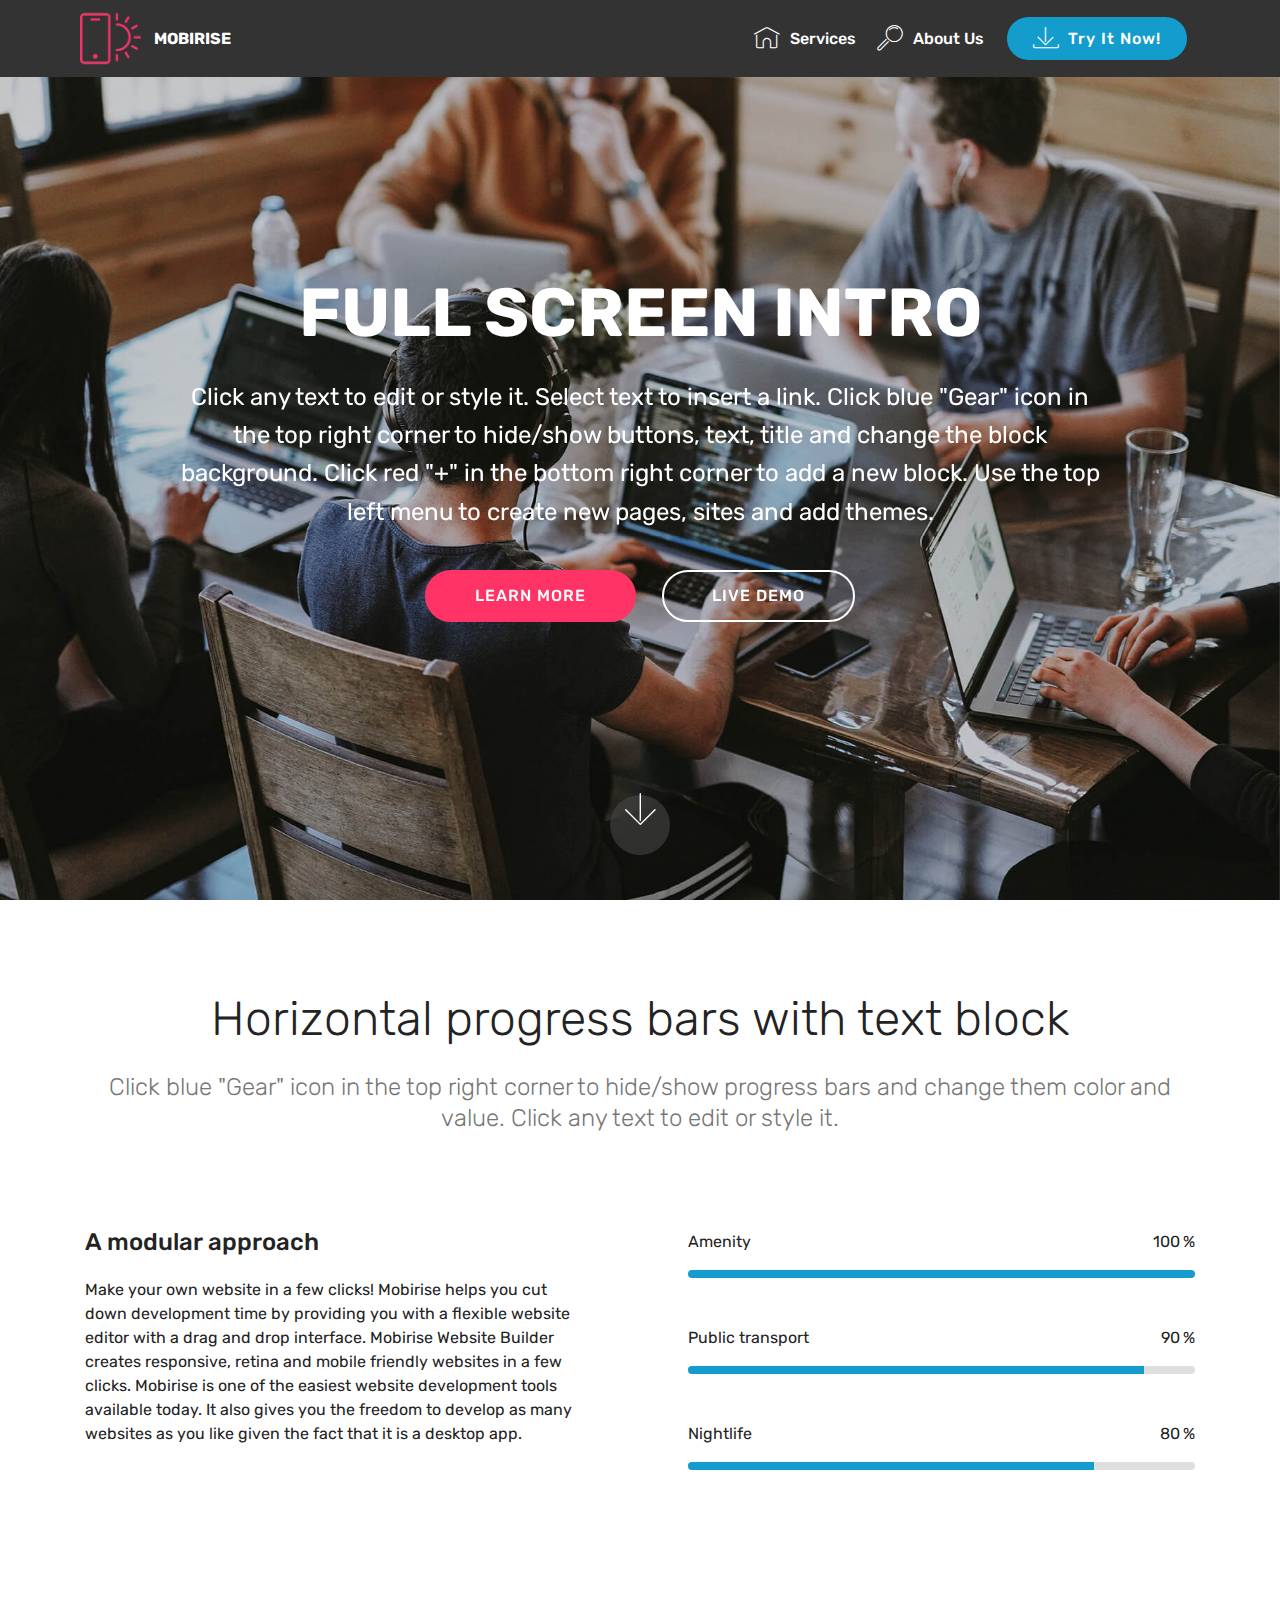
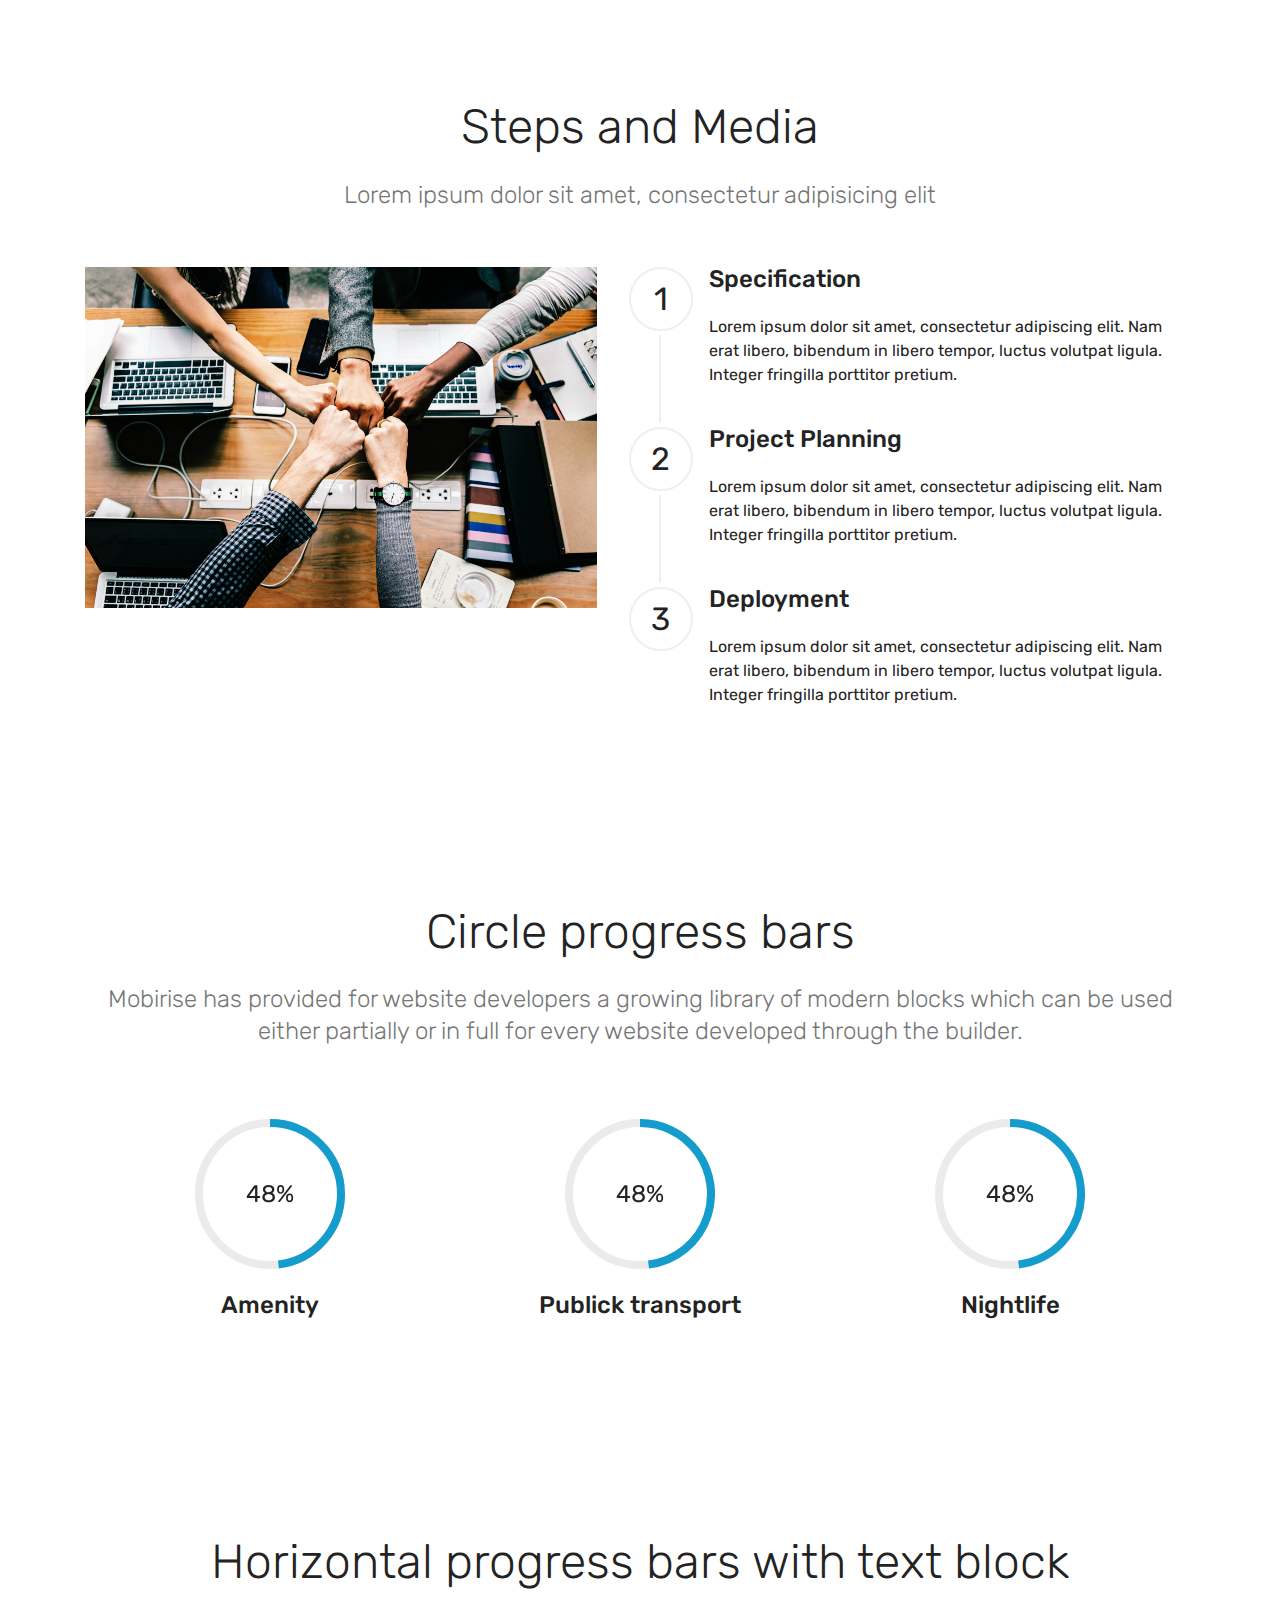
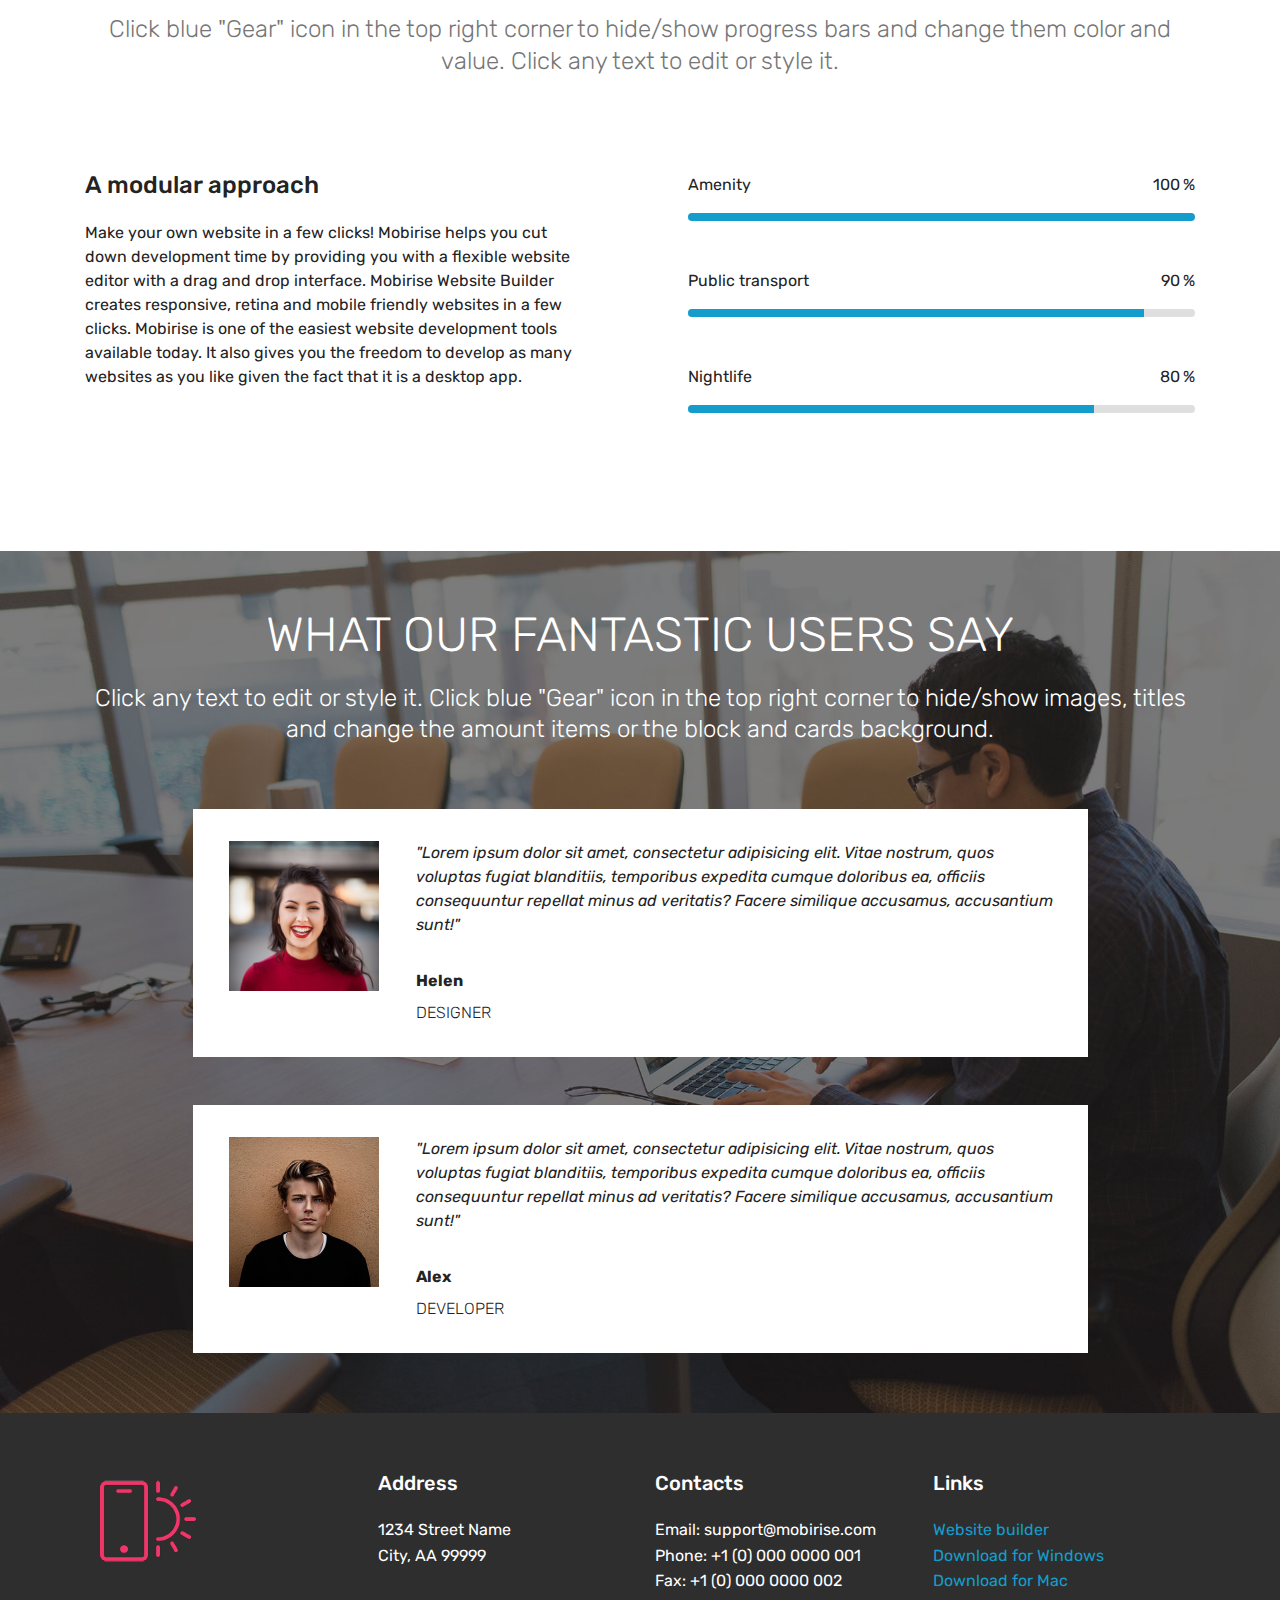
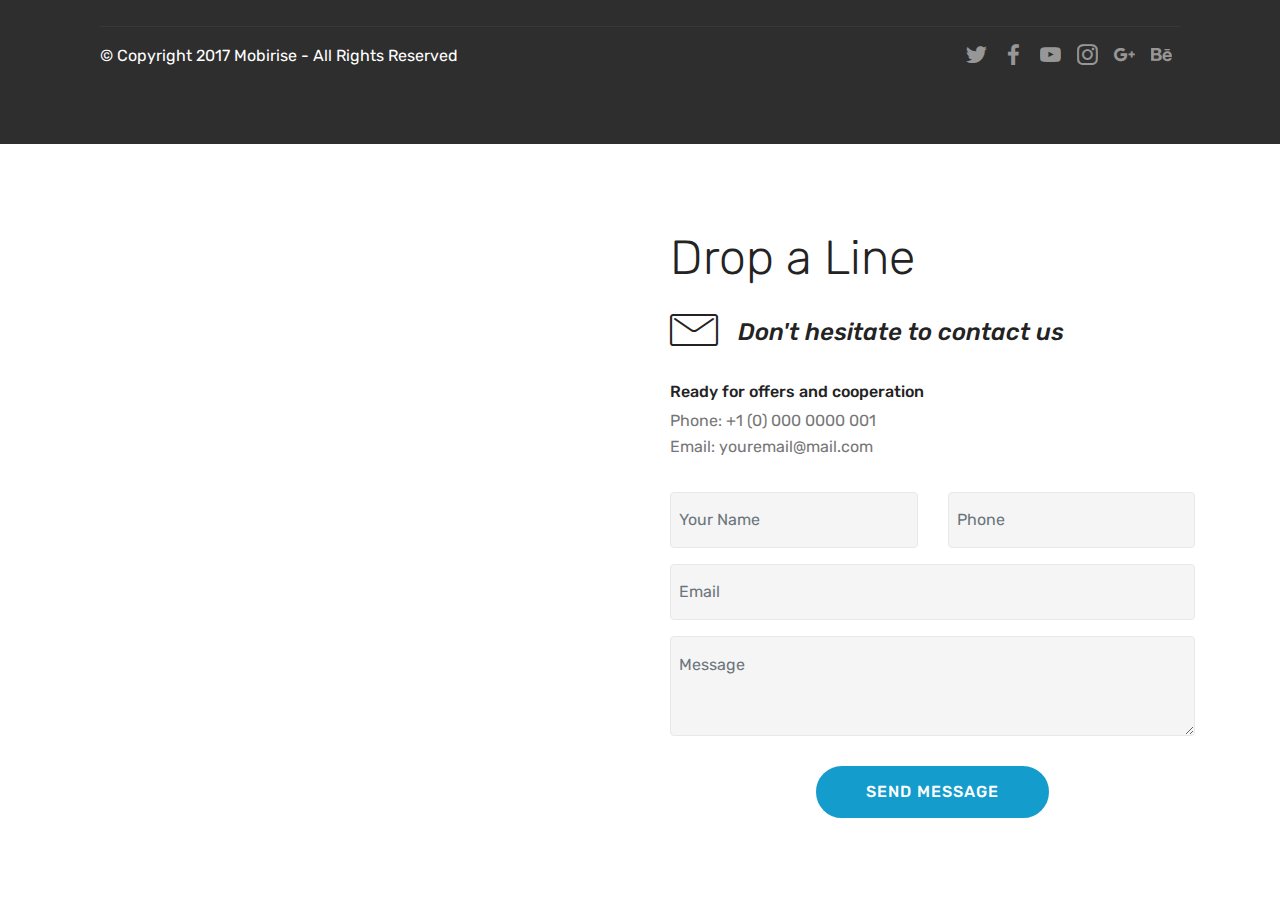
<file: index.html>
<!DOCTYPE html>
<html  >
<head>
  <!-- Site made with Mobirise Website Builder v4.12.1, https://mobirise.com -->
  <meta charset="UTF-8">
  <meta http-equiv="X-UA-Compatible" content="IE=edge">
  <meta name="generator" content="Mobirise v4.12.1, mobirise.com">
  <meta name="viewport" content="width=device-width, initial-scale=1, minimum-scale=1">
  <link rel="shortcut icon" href="assets/images/logo2.png" type="image/x-icon">
  <meta name="description" content="">
  
  <title>Home</title>
  <link rel="stylesheet" href="assets/web/assets/mobirise-icons/mobirise-icons.css">
  <link rel="stylesheet" href="assets/bootstrap/css/bootstrap.min.css">
  <link rel="stylesheet" href="assets/bootstrap/css/bootstrap-grid.min.css">
  <link rel="stylesheet" href="assets/bootstrap/css/bootstrap-reboot.min.css">
  <link rel="stylesheet" href="assets/socicon/css/styles.css">
  <link rel="stylesheet" href="assets/dropdown/css/style.css">
  <link rel="stylesheet" href="assets/as-pie-progress/css/progress.min.css">
  <link rel="stylesheet" href="assets/tether/tether.min.css">
  <link rel="stylesheet" href="assets/theme/css/style.css">
  <link rel="preload" as="style" href="assets/mobirise/css/mbr-additional.css"><link rel="stylesheet" href="assets/mobirise/css/mbr-additional.css" type="text/css">
  
  
  
</head>
<body>
  <section class="menu cid-qTkzRZLJNu" once="menu" id="menu1-0">

    

    <nav class="navbar navbar-expand beta-menu navbar-dropdown align-items-center navbar-fixed-top navbar-toggleable-sm">
        <button class="navbar-toggler navbar-toggler-right" type="button" data-toggle="collapse" data-target="#navbarSupportedContent" aria-controls="navbarSupportedContent" aria-expanded="false" aria-label="Toggle navigation">
            <div class="hamburger">
                <span></span>
                <span></span>
                <span></span>
                <span></span>
            </div>
        </button>
        <div class="menu-logo">
            <div class="navbar-brand">
                <span class="navbar-logo">
                    <a href="https://mobirise.com">
                         <img src="assets/images/logo2.png" alt="Mobirise" style="height: 3.8rem;">
                    </a>
                </span>
                <span class="navbar-caption-wrap">
                    <a class="navbar-caption text-white display-4" href="https://mobirise.com">
                        MOBIRISE
                    </a>
                </span>
            </div>
        </div>
        <div class="collapse navbar-collapse" id="navbarSupportedContent">
            <ul class="navbar-nav nav-dropdown" data-app-modern-menu="true">
                <li class="nav-item">
                    <a class="nav-link link text-white display-4" href="https://mobirise.com">
                        <span class="mbri-home mbr-iconfont mbr-iconfont-btn"></span>
                        Services
                    </a>
                </li>
                <li class="nav-item">
                    <a class="nav-link link text-white display-4" href="https://mobirise.com">
                        <span class="mbri-search mbr-iconfont mbr-iconfont-btn"></span>
                        About Us
                    </a>
                </li>
            </ul>
            <div class="navbar-buttons mbr-section-btn">
                <a class="btn btn-sm btn-primary display-4" href="https://mobirise.com">
                    <span class="mbri-save mbr-iconfont mbr-iconfont-btn "></span>
                    Try It Now!
                </a>
            </div>
        </div>
    </nav>
</section>

<section class="engine"><a href="https://mobirise.info/d">free site maker</a></section><section class="cid-qTkA127IK8 mbr-fullscreen mbr-parallax-background" id="header2-1">

    

    

    <div class="container align-center">
        <div class="row justify-content-md-center">
            <div class="mbr-white col-md-10">
                <h1 class="mbr-section-title mbr-bold pb-3 mbr-fonts-style display-1">
                    FULL SCREEN INTRO
                </h1>
                
                <p class="mbr-text pb-3 mbr-fonts-style display-5">
                    Click any text to edit or style it. Select text to insert a link. Click blue "Gear" icon in the top right corner to hide/show buttons, text, title and change the block background. Click red "+" in the bottom right corner to add a new block. Use the top left menu to create new pages, sites and add themes.
                </p>
                <div class="mbr-section-btn">
                    <a class="btn btn-md btn-secondary display-4" href="https://mobirise.com">LEARN MORE</a>
                    <a class="btn btn-md btn-white-outline display-4" href="https://mobirise.com">LIVE DEMO</a>
                </div>
            </div>
        </div>
    </div>
    <div class="mbr-arrow hidden-sm-down" aria-hidden="true">
        <a href="#next">
            <i class="mbri-down mbr-iconfont"></i>
        </a>
    </div>
</section>

<section class="progress-bars2 cid-rRufKbsThR" id="progress-bars2-4">
    
     

    

    <div class="container">
        <h2 class="mbr-section-title pb-3 align-center mbr-fonts-style display-2">
            Horizontal progress bars with text block
        </h2>

        <h3 class="mbr-section-subtitle mbr-fonts-style display-5">
            Click blue "Gear" icon in the top right corner to hide/show progress bars and change them color and value. Click any text to edit or style it.
        </h3>

        <div class="row pt-5 mt-5">
            <div class="col-md-6 text-elements">
                <h4 class="section-content-title pb-3 align-left mbr-fonts-style display-5">
                    A modular approach  
                </h4>
                <p class="section-content-text align-left mbr-fonts-style display-7">
                    Make your own website in a few clicks! Mobirise helps you cut down development time by providing you with a flexible website editor with a drag and drop interface. Mobirise Website Builder creates responsive, retina and mobile friendly websites in a few clicks. Mobirise is one of the easiest website development tools available today. It also gives you the freedom to develop as many websites as you like given the fact that it is a desktop app.
                </p>
            </div>
            <div class="progress_elements col-md-6">
                <div class="progress1 pb-5">
                    <div class="title-wrap">
                        <div class="progressbar-title mbr-fonts-style display-7">
                            <p>
                                Amenity
                            </p>
                        </div>
                        <div class="progress_value mbr-fonts-style display-7">
                            <div class="progressbar-number">
                            </div>
                            <span>%</span>
                        </div>
                    </div>
                    <progress class="progress progress-primary " max="100" value="100">
                    </progress>
                </div>
                 
                <div class="progress2 pb-5">
                    <div class="title-wrap">
                        <div class="progressbar-title mbr-fonts-style display-7">
                            <p>
                                Public transport
                            </p>
                        </div>
                    <div class="progress_value mbr-fonts-style display-7">
                        <div class="progressbar-number">
                        </div>
                        <span>%</span>
                    </div>
                    </div>
                    <progress class="progress progress-primary" max="100" value="90">
                    </progress>
                </div>
                
                <div class="progress3 pb-5">
                    <div class="title-wrap">
                        <div class="progressbar-title mbr-fonts-style display-7">
                            <p>
                                Nightlife
                            </p>
                        </div>
                    <div class="progress_value mbr-fonts-style display-7">
                        <div class="progressbar-number">
                        </div>
                        <span>%</span>
                    </div>
                    </div>
                    <progress class="progress progress-primary" max="100" value="80">
                    </progress>
                </div>
                
                
            
                
            </div>
        </div>
    </div>
</section>

<section class="step3 cid-rRufLOSMwt" id="step3-5">

    

    
    
    <div class="container">
        <h2 class="mbr-section-title pb-3 mbr-fonts-style align-center display-2">
            Steps and Media</h2>
        <h3 class="mbr-section-subtitle pb-5 mbr-fonts-style align-center display-5">
            Lorem ipsum dolor sit amet, consectetur adipisicing elit
        </h3>
        <div class="media-container-row">
            <div class="media-block" style="width: 49%;">
                <div class="mbr-figure">
                    <img src="assets/images/background6.jpg">
                </div>
            </div>
            <div class="step-container">
                <div class="card separline pb-4">
                    <div class="step-element d-flex">
                        <div class="step-wrapper pr-3">
                            <div class="step d-flex align-items-center justify-content-center">
                                1
                            </div>
                        </div>          
                        <div class="step-text-content">
                            <h4 class="mbr-step-title pb-3 mbr-fonts-style display-5">Specification
                            </h4>
                            <p class="mbr-step-text mbr-fonts-style display-7">
                                Lorem ipsum dolor sit amet, consectetur adipiscing elit. Nam erat libero, bibendum in libero tempor, luctus volutpat ligula. Integer fringilla porttitor pretium.
                            </p>
                        </div>
                    </div>
                </div>

                <div class="card separline pb-4">
                    <div class="step-element d-flex">
                        <div class="step-wrapper pr-3">
                            <div class="step d-flex align-items-center justify-content-center">
                                2
                            </div>
                        </div>          
                        <div class="step-text-content">
                            <h4 class="mbr-step-title pb-3 mbr-fonts-style display-5">Project Planning</h4>
                            <p class="mbr-step-text mbr-fonts-style display-7">
                                Lorem ipsum dolor sit amet, consectetur adipiscing elit. Nam erat libero, bibendum in libero tempor, luctus volutpat ligula. Integer fringilla porttitor pretium.</p>
                        </div>
                    </div>
                </div>

                <div class="card">
                    <div class="step-element d-flex">
                        <div class="step-wrapper pr-3">
                            <div class="step d-flex align-items-center justify-content-center">
                                3
                            </div>
                        </div>          
                        <div class="step-text-content">
                            <h4 class="mbr-step-title pb-3 mbr-fonts-style display-5">Deployment
                            </h4>
                            <p class="mbr-step-text mbr-fonts-style display-7">
                                Lorem ipsum dolor sit amet, consectetur adipiscing elit. Nam erat libero, bibendum in libero tempor, luctus volutpat ligula. Integer fringilla porttitor pretium.</p>
                        </div>
                    </div>
                </div>

                

                

                

                

                

                
            </div>
        </div>
    </div>
</section>

<section class="progress-bars3 cid-rRufJd8KxI" id="progress-bars3-3">
 
     

    
    
    <div class="container">
        <h2 class="mbr-section-title pb-3 align-center mbr-fonts-style display-2">
            Circle progress bars
        </h2>

        <h3 class="mbr-section-subtitle mbr-fonts-style display-5">
            Mobirise has provided for website developers a growing library of modern blocks which can be used either partially or in full for every website developed through the builder.
        </h3>
    
        <div class="media-container-row pt-5 mt-2">
            <div class="card p-3 align-center">
                <div class="wrap">
                    <div class="pie_progress progress1" role="progressbar" data-goal="50">
                        <p class="pie_progress__number mbr-fonts-style display-5"></p>
                    </div>
                </div> 
                <div class="mbr-crt-title pt-3">
                    <h4 class="card-title py-2 mbr-fonts-style display-5">
                        Amenity
                    </h4>
                </div>                 
            </div>

            <div class="card p-3 align-center">
                <div class="wrap">
                    <div class="pie_progress progress2" role="progressbar" data-goal="60">
                        <p class="pie_progress__number mbr-fonts-style display-5"></p>
                    </div>
                </div> 
                <div class="mbr-crt-title pt-3">
                    <h4 class="card-title py-2 mbr-fonts-style display-5">
                        Publick transport
                    </h4>
                </div>                 
            </div>

            <div class="card p-3 align-center">
                <div class="wrap">
                    <div class="pie_progress progress3" role="progressbar" data-goal="70">
                        <p class="pie_progress__number mbr-fonts-style display-5"></p>
                    </div>
                </div> 
                <div class="mbr-crt-title pt-3">
                    <h4 class="card-title py-2 mbr-fonts-style display-5">
                        Nightlife
                    </h4>
                </div>                 
            </div>

            

            

            
        </div>
</div></section>

<section class="progress-bars2 cid-rRufZi7IVm" id="progress-bars2-8">
    
     

    

    <div class="container">
        <h2 class="mbr-section-title pb-3 align-center mbr-fonts-style display-2">
            Horizontal progress bars with text block
        </h2>

        <h3 class="mbr-section-subtitle mbr-fonts-style display-5">
            Click blue "Gear" icon in the top right corner to hide/show progress bars and change them color and value. Click any text to edit or style it.
        </h3>

        <div class="row pt-5 mt-5">
            <div class="col-md-6 text-elements">
                <h4 class="section-content-title pb-3 align-left mbr-fonts-style display-5">
                    A modular approach  
                </h4>
                <p class="section-content-text align-left mbr-fonts-style display-7">
                    Make your own website in a few clicks! Mobirise helps you cut down development time by providing you with a flexible website editor with a drag and drop interface. Mobirise Website Builder creates responsive, retina and mobile friendly websites in a few clicks. Mobirise is one of the easiest website development tools available today. It also gives you the freedom to develop as many websites as you like given the fact that it is a desktop app.
                </p>
            </div>
            <div class="progress_elements col-md-6">
                <div class="progress1 pb-5">
                    <div class="title-wrap">
                        <div class="progressbar-title mbr-fonts-style display-7">
                            <p>
                                Amenity
                            </p>
                        </div>
                        <div class="progress_value mbr-fonts-style display-7">
                            <div class="progressbar-number">
                            </div>
                            <span>%</span>
                        </div>
                    </div>
                    <progress class="progress progress-primary " max="100" value="100">
                    </progress>
                </div>
                 
                <div class="progress2 pb-5">
                    <div class="title-wrap">
                        <div class="progressbar-title mbr-fonts-style display-7">
                            <p>
                                Public transport
                            </p>
                        </div>
                    <div class="progress_value mbr-fonts-style display-7">
                        <div class="progressbar-number">
                        </div>
                        <span>%</span>
                    </div>
                    </div>
                    <progress class="progress progress-primary" max="100" value="90">
                    </progress>
                </div>
                
                <div class="progress3 pb-5">
                    <div class="title-wrap">
                        <div class="progressbar-title mbr-fonts-style display-7">
                            <p>
                                Nightlife
                            </p>
                        </div>
                    <div class="progress_value mbr-fonts-style display-7">
                        <div class="progressbar-number">
                        </div>
                        <span>%</span>
                    </div>
                    </div>
                    <progress class="progress progress-primary" max="100" value="80">
                    </progress>
                </div>
                
                
            
                
            </div>
        </div>
    </div>
</section>

<section class="testimonials4 cid-rRufTzt6DC" id="testimonials4-7">

  

  <div class="mbr-overlay" style="opacity: 0.6; background-color: rgb(35, 35, 35);">
  </div>
  <div class="container">
    <h2 class="pb-3 mbr-fonts-style mbr-white align-center display-2">
        WHAT OUR FANTASTIC USERS SAY
    </h2>
    <h3 class="mbr-section-subtitle mbr-light pb-3 mbr-fonts-style mbr-white align-center display-5">
        Click any text to edit or style it. Click blue "Gear" icon in the top right corner to hide/show images, titles and change the amount items or the block and cards background.
    </h3>
    <div class="col-md-10 testimonials-container"> 
      

      
    <div class="testimonials-item">
        <div class="user row">
          <div class="col-lg-3 col-md-4">
            <div class="user_image">
              <img src="assets/images/face2.jpg">
            </div>
          </div>
          <div class="testimonials-caption col-lg-9 col-md-8">
            <div class="user_text ">
              <p class="mbr-fonts-style  display-7">
                 <em>"Lorem ipsum dolor sit amet, consectetur adipisicing elit. Vitae nostrum, quos voluptas fugiat blanditiis, temporibus expedita cumque doloribus ea, officiis consequuntur repellat minus ad veritatis? Facere similique accusamus, accusantium sunt!"</em>
              </p>
            </div>
            <div class="user_name mbr-bold mbr-fonts-style align-left pt-3 display-7">
                 Helen
            </div>
            <div class="user_desk mbr-light mbr-fonts-style align-left pt-2 display-7">
                 DESIGNER
            </div>
          </div>
        </div>
      </div><div class="testimonials-item">
        <div class="user row">
          <div class="col-lg-3 col-md-4">
            <div class="user_image">
              <img src="assets/images/face1.jpg">
            </div>
          </div>
          <div class="testimonials-caption col-lg-9 col-md-8">
            <div class="user_text">
              <p class="mbr-fonts-style  display-7">
                 <em>"Lorem ipsum dolor sit amet, consectetur adipisicing elit. Vitae nostrum, quos voluptas fugiat blanditiis, temporibus expedita cumque doloribus ea, officiis consequuntur repellat minus ad veritatis? Facere similique accusamus, accusantium sunt!"</em>
              </p>
            </div>
            <div class="user_name mbr-bold mbr-fonts-style align-left pt-3 display-7">
                 Alex
            </div>
            <div class="user_desk mbr-light mbr-fonts-style align-left pt-2 display-7">
                 DEVELOPER
            </div>
          </div>
        </div>
      </div></div>
  </div>
</section>

<section class="cid-qTkAaeaxX5" id="footer1-2">

    

    

    <div class="container">
        <div class="media-container-row content text-white">
            <div class="col-12 col-md-3">
                <div class="media-wrap">
                    <a href="https://mobirise.com/">
                        <img src="assets/images/logo2.png" alt="Mobirise">
                    </a>
                </div>
            </div>
            <div class="col-12 col-md-3 mbr-fonts-style display-7">
                <h5 class="pb-3">
                    Address
                </h5>
                <p class="mbr-text">
                    1234 Street Name
                    <br>City, AA 99999
                </p>
            </div>
            <div class="col-12 col-md-3 mbr-fonts-style display-7">
                <h5 class="pb-3">
                    Contacts
                </h5>
                <p class="mbr-text">
                    Email: support@mobirise.com
                    <br>Phone: +1 (0) 000 0000 001
                    <br>Fax: +1 (0) 000 0000 002
                </p>
            </div>
            <div class="col-12 col-md-3 mbr-fonts-style display-7">
                <h5 class="pb-3">
                    Links
                </h5>
                <p class="mbr-text">
                    <a class="text-primary" href="https://mobirise.com/">Website builder</a>
                    <br><a class="text-primary" href="https://mobirise.com/mobirise-free-win.zip">Download for Windows</a>
                    <br><a class="text-primary" href="https://mobirise.com/mobirise-free-mac.zip">Download for Mac</a>
                </p>
            </div>
        </div>
        <div class="footer-lower">
            <div class="media-container-row">
                <div class="col-sm-12">
                    <hr>
                </div>
            </div>
            <div class="media-container-row mbr-white">
                <div class="col-sm-6 copyright">
                    <p class="mbr-text mbr-fonts-style display-7">
                        © Copyright 2017 Mobirise - All Rights Reserved
                    </p>
                </div>
                <div class="col-md-6">
                    <div class="social-list align-right">
                        <div class="soc-item">
                            <a href="https://twitter.com/mobirise" target="_blank">
                                <span class="socicon-twitter socicon mbr-iconfont mbr-iconfont-social"></span>
                            </a>
                        </div>
                        <div class="soc-item">
                            <a href="https://www.facebook.com/pages/Mobirise/1616226671953247" target="_blank">
                                <span class="socicon-facebook socicon mbr-iconfont mbr-iconfont-social"></span>
                            </a>
                        </div>
                        <div class="soc-item">
                            <a href="https://www.youtube.com/c/mobirise" target="_blank">
                                <span class="socicon-youtube socicon mbr-iconfont mbr-iconfont-social"></span>
                            </a>
                        </div>
                        <div class="soc-item">
                            <a href="https://instagram.com/mobirise" target="_blank">
                                <span class="socicon-instagram socicon mbr-iconfont mbr-iconfont-social"></span>
                            </a>
                        </div>
                        <div class="soc-item">
                            <a href="https://plus.google.com/u/0/+Mobirise" target="_blank">
                                <span class="socicon-googleplus socicon mbr-iconfont mbr-iconfont-social"></span>
                            </a>
                        </div>
                        <div class="soc-item">
                            <a href="https://www.behance.net/Mobirise" target="_blank">
                                <span class="socicon-behance socicon mbr-iconfont mbr-iconfont-social"></span>
                            </a>
                        </div>
                    </div>
                </div>
            </div>
        </div>
    </div>
</section>

<section class="mbr-section form4 cid-rRug2GcT8a" id="form4-9">

    

    
    <div class="container">
        <div class="row">
            <div class="col-md-6">
                <div class="google-map"><iframe frameborder="0" style="border:0" src="https://www.google.com/maps/embed/v1/place?key=AIzaSyAEIpgj38KyLFELm2bK9Y7krBkz1K-cMq8&amp;q=place_id:ChIJn6wOs6lZwokRLKy1iqRcoKw" allowfullscreen=""></iframe></div>
            </div>
            <div class="col-md-6">
                <h2 class="pb-3 align-left mbr-fonts-style display-2">
                    Drop a Line
                </h2>
                <div>
                    <div class="icon-block pb-3 align-left">
                        <span class="icon-block__icon">
                            <span class="mbri-letter mbr-iconfont"></span>
                        </span>
                        <h4 class="icon-block__title align-left mbr-fonts-style display-5">
                            Don't hesitate to contact us
                        </h4>
                    </div>
                    <div class="icon-contacts pb-3">
                        <h5 class="align-left mbr-fonts-style display-7">
                            Ready for offers and cooperation
                        </h5>
                        <p class="mbr-text align-left mbr-fonts-style display-7">
                            Phone: +1 (0) 000 0000 001 <br>
                            Email: youremail@mail.com
                        </p>
                    </div>
                </div>
                <div data-form-type="formoid">
                    <!---Formbuilder Form--->
                    <form action="https://mobirise.com/" method="POST" class="mbr-form form-with-styler" data-form-title="Mobirise Form"><input type="hidden" name="email" data-form-email="true" value="oZS/Ei8dg5iPsG1UVcH+rtVBFQsCJlXnBeXTuzcHMd2pt4jqNjSSTrPImIyF2taINu8TmvvRsnSmkfxXTYxYshAMpsYxRtR/0F1hQsaE2fSTh8xeOmbClg4F2O7wQd/z">
                        <div class="row">
                            <div hidden="hidden" data-form-alert="" class="alert alert-success col-12">Thanks for filling out the form!</div>
                            <div hidden="hidden" data-form-alert-danger="" class="alert alert-danger col-12">
                            </div>
                        </div>
                        <div class="dragArea row">
                            <div class="col-md-6  form-group" data-for="name">
                                <input type="text" name="name" placeholder="Your Name" data-form-field="Name" required="required" class="form-control input display-7" id="name-form4-9">
                            </div>
                            <div class="col-md-6  form-group" data-for="phone">
                                <input type="text" name="phone" placeholder="Phone" data-form-field="Phone" required="required" class="form-control input display-7" id="phone-form4-9">
                            </div>
                            <div data-for="email" class="col-md-12  form-group">
                                <input type="text" name="email" placeholder="Email" data-form-field="Email" class="form-control input display-7" required="required" id="email-form4-9">
                            </div>
                            <div data-for="message" class="col-md-12  form-group">
                                <textarea name="message" placeholder="Message" data-form-field="Message" class="form-control input display-7" id="message-form4-9"></textarea>
                            </div>
                            <div class="col-md-12 input-group-btn  mt-2 align-center">
                                <button type="submit" class="btn btn-primary btn-form display-4">SEND MESSAGE</button>
                            </div>
                        </div>
                    </form><!---Formbuilder Form--->
                </div>
            </div>
        </div>
    </div>
</section>


  <script src="assets/web/assets/jquery/jquery.min.js"></script>
  <script src="assets/popper/popper.min.js"></script>
  <script src="assets/bootstrap/js/bootstrap.min.js"></script>
  <script src="assets/smoothscroll/smooth-scroll.js"></script>
  <script src="assets/dropdown/js/nav-dropdown.js"></script>
  <script src="assets/dropdown/js/navbar-dropdown.js"></script>
  <script src="assets/touchswipe/jquery.touch-swipe.min.js"></script>
  <script src="assets/parallax/jarallax.min.js"></script>
  <script src="assets/as-pie-progress/jquery-as-pie-progress.min.js"></script>
  <script src="assets/tether/tether.min.js"></script>
  <script src="assets/theme/js/script.js"></script>
  <script src="assets/formoid/formoid.min.js"></script>
  
  
</body>
</html>
</file>
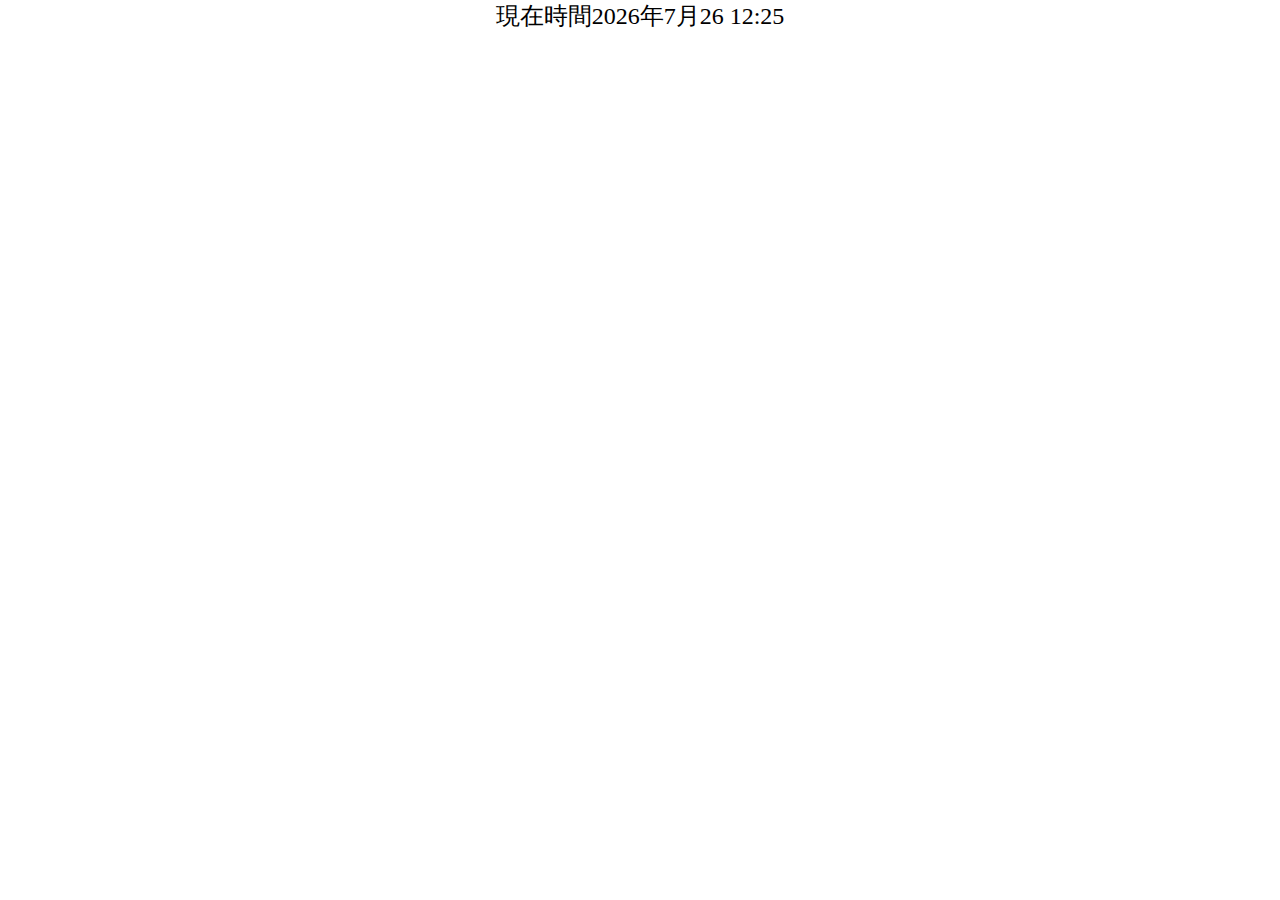
<file: WeatherCard/index.html>
<!DOCTYPE html>
<html lang="en">
<head>
    <meta charset="UTF-8">
    <meta name="viewport" content="width=device-width, initial-scale=1.0">
    <title>Document</title>
    <style>
        body{
            margin: 0;
        }
        .all{
            width: 100%;
            display: flex;
            /* flex-wrap: wrap; */
            flex-direction: column;
            align-items: center;
        }
        .boxa{
            display: flex;
            flex-wrap: wrap;
            justify-content: center;
           
        }
        .card{
            width: 200px;
            height: 300px;
            background-color: aqua;
            display: flex;
            align-items: center;
            flex-direction: column;
            border: 3px solid black;
            margin-bottom: 20px;
        }
       .sun{
           display: none;
       }
       .hot{
           display:none;
       }
       .mo{
           margin-right: 20px;
       }
       .time{
           font-size: 24px;
           margin-bottom: 36px;
       }
    </style>
</head>
<body>
    <div class="all">
        <div class="time"></div>
        <div class="boxa">
        <!-- <div class="card mo">
            <div class="card-img">
                <img class="sun" src="https://ssl.gstatic.com/onebox/weather/64/partly_cloudy.png" alt="">
               
               </div>
            <div class="card-content">
                <h1>台中市</h1>
                <h2>多雲</h2>
                <span>最高溫</span>
                <span>最低溫</span>
                <div>幹話</div>
            </div>
        </div> -->
    </div> 
    </div>
    <script>
                fetch('https://opendata.cwb.gov.tw/api/v1/rest/datastore/F-C0032-001?Authorization=CWB-B97A384A-B70F-4724-92C4-ED7E2280EC3F')
                .then(function(response) {
                    return response.json();
                })
                .then(function(waether_arry) {
                    // console.log(myJson);
                    var locations = waether_arry.records.location
                    // console.log(locations);
                    locations.forEach(location => {
                      var locationName= location.locationName;
                      var Wx = location.weatherElement[0].time[0].parameter.parameterName;
                      var MaxT = location.weatherElement[4].time[0].parameter.parameterName;
                      var MinT = location.weatherElement[2].time[0].parameter.parameterName;
                      var CI = location.weatherElement[3].time[0].parameter.parameterName;
                      var code = location.weatherElement[0].time[0].parameter.parameterValue;
                      
                
                    if(code == '1'||code == '5'||code == '6'||code == '7'||code == '11'){
                        var icon ='https://ssl.gstatic.com/onebox/weather/64/rain_s_cloudy.png'

                    }else if(code == '2'||code == '3'||code == '4'){
                        var icon ='https://ssl.gstatic.com/onebox/weather/64/partly_cloudy.png'
                    }
               
                    var all = document.querySelector('.boxa')

                    all.innerHTML += `
                   
                    <div class="card mo">
                        <div class="card-img">
                            <img  src="${icon}" alt="">
                        </div>
                        <div class="card-content">
                            <h1>${locationName}</h1>
                            <h2>${Wx}</h2>
                            <span>最高溫${MaxT}c</span>
                            <span>最低溫${MinT}c</span>
                            <div>${CI}</div>
                        </div>
                    </div>
                
                    `

                });
                });
                var today = new Date();
                var day =today.getFullYear()+ '年' +(today.getMonth()+1) + '月' + today.getDate();
                var xxtime =today.getHours()+ ':'  + today.getMinutes();
                var time =document.querySelector('.time');
                time.innerHTML += '現在時間' + day +' '+ xxtime;
    </script>
</body>
</html>
</file>
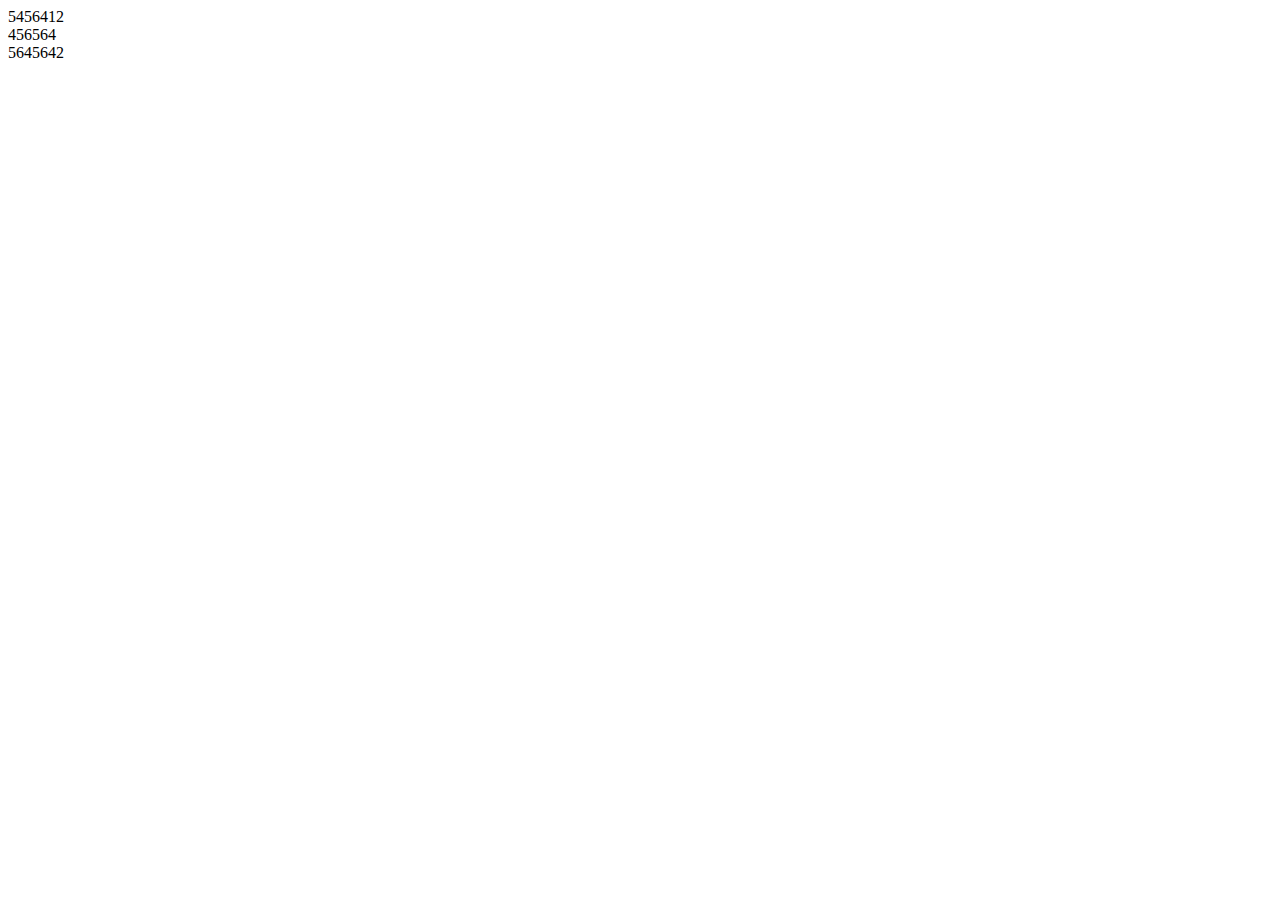
<file: Fluent Design System/flex.html>
<!DOCTYPE html>
<html lang="en">
<head>
    <meta charset="UTF-8">
    <meta name="viewport" content="width=device-width, initial-scale=1.0">
    <title>Document</title>
    <style>
        .all{
            width: 300px;
            flex: 0 0 auto;
        }
    </style>
</head>
<body>
    <div class="all">
        <div class="box">5456412</div>
        <div class="box">456564</div>
        <div class="box">5645642</div>
    </div>
</body>
</html>
</file>
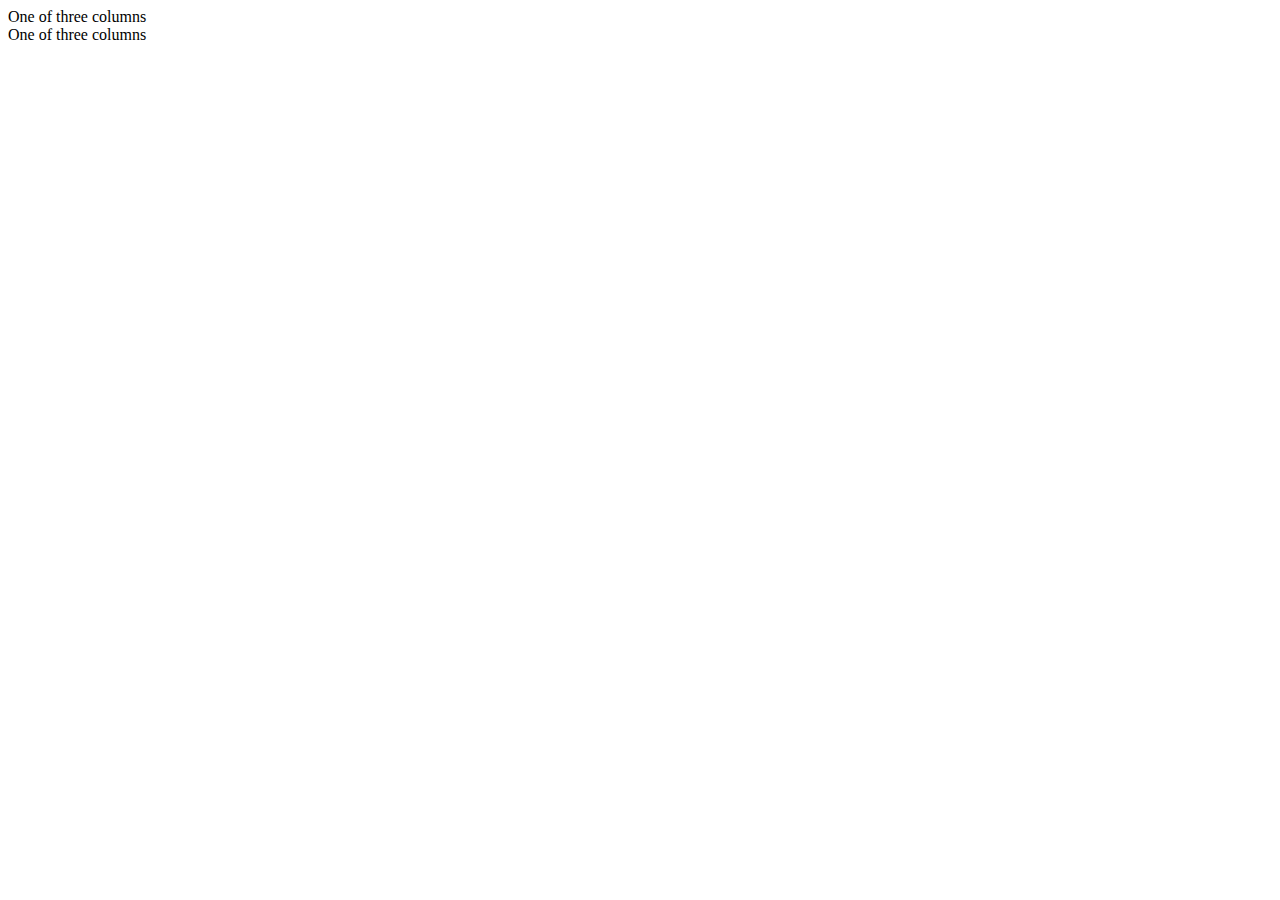
<file: Fluent Design System/css/456.html>
<!DOCTYPE html>
<html lang="en">
<head>
    <meta charset="UTF-8">
    <meta name="viewport" content="width=device-width, initial-scale=1.0">
    <title>Document</title>
    <link rel="stylesheet" href="https://stackpath.bootstrapcdn.com/bootstrap/4.2.1/css/bootstrap.min.css" integrity="sha384-GJzZqFGwb1QTTN6wy59ffF1BuGJpLSa9DkKMp0DgiMDm4iYMj70gZWKYbI706tWS" crossorigin="anonymous">
</head>
<body>
    
    <div class="container">
        <div class="row">
          <div class="col-sm">
            One of three columns
          </div>
          <div class="col-sm">
            One of three columns
          </div>
        </div>
      </div>
    <script src="https://code.jquery.com/jquery-3.3.1.slim.min.js" integrity="sha384-q8i/X+965DzO0rT7abK41JStQIAqVgRVzpbzo5smXKp4YfRvH+8abtTE1Pi6jizo" crossorigin="anonymous"></script>
<script src="https://cdnjs.cloudflare.com/ajax/libs/popper.js/1.14.6/umd/popper.min.js" integrity="sha384-wHAiFfRlMFy6i5SRaxvfOCifBUQy1xHdJ/yoi7FRNXMRBu5WHdZYu1hA6ZOblgut" crossorigin="anonymous"></script>
<script src="https://stackpath.bootstrapcdn.com/bootstrap/4.2.1/js/bootstrap.min.js" integrity="sha384-B0UglyR+jN6CkvvICOB2joaf5I4l3gm9GU6Hc1og6Ls7i6U/mkkaduKaBhlAXv9k" crossorigin="anonymous"></script>
</body>
</html>
</file>
<file: assets/web/assets/mobirise-icons/mobirise-icons.css>
@font-face {
  font-family: 'MobiriseIcons';
  src:  url('mobirise-icons.eot?spat4u');
  src:  url('mobirise-icons.eot?spat4u#iefix') format('embedded-opentype'),
    url('mobirise-icons.ttf?spat4u') format('truetype'),
    url('mobirise-icons.woff?spat4u') format('woff'),
    url('mobirise-icons.svg?spat4u#MobiriseIcons') format('svg');
  font-weight: normal;
  font-style: normal;
  font-display: swap;
}

[class^="mbri-"], [class*=" mbri-"] {
  /* use !important to prevent issues with browser extensions that change fonts */
  font-family: MobiriseIcons !important;
  speak: none;
  font-style: normal;
  font-weight: normal;
  font-variant: normal;
  text-transform: none;
  line-height: 1;

  /* Better Font Rendering =========== */
  -webkit-font-smoothing: antialiased;
  -moz-osx-font-smoothing: grayscale;
}

.mbri-add-submenu:before {
  content: "\e900";
}
.mbri-alert:before {
  content: "\e901";
}
.mbri-align-center:before {
  content: "\e902";
}
.mbri-align-justify:before {
  content: "\e903";
}
.mbri-align-left:before {
  content: "\e904";
}
.mbri-align-right:before {
  content: "\e905";
}
.mbri-android:before {
  content: "\e906";
}
.mbri-apple:before {
  content: "\e907";
}
.mbri-arrow-down:before {
  content: "\e908";
}
.mbri-arrow-next:before {
  content: "\e909";
}
.mbri-arrow-prev:before {
  content: "\e90a";
}
.mbri-arrow-up:before {
  content: "\e90b";
}
.mbri-bold:before {
  content: "\e90c";
}
.mbri-bookmark:before {
  content: "\e90d";
}
.mbri-bootstrap:before {
  content: "\e90e";
}
.mbri-briefcase:before {
  content: "\e90f";
}
.mbri-browse:before {
  content: "\e910";
}
.mbri-bulleted-list:before {
  content: "\e911";
}
.mbri-calendar:before {
  content: "\e912";
}
.mbri-camera:before {
  content: "\e913";
}
.mbri-cart-add:before {
  content: "\e914";
}
.mbri-cart-full:before {
  content: "\e915";
}
.mbri-cash:before {
  content: "\e916";
}
.mbri-change-style:before {
  content: "\e917";
}
.mbri-chat:before {
  content: "\e918";
}
.mbri-clock:before {
  content: "\e919";
}
.mbri-close:before {
  content: "\e91a";
}
.mbri-cloud:before {
  content: "\e91b";
}
.mbri-code:before {
  content: "\e91c";
}
.mbri-contact-form:before {
  content: "\e91d";
}
.mbri-credit-card:before {
  content: "\e91e";
}
.mbri-cursor-click:before {
  content: "\e91f";
}
.mbri-cust-feedback:before {
  content: "\e920";
}
.mbri-database:before {
  content: "\e921";
}
.mbri-delivery:before {
  content: "\e922";
}
.mbri-desktop:before {
  content: "\e923";
}
.mbri-devices:before {
  content: "\e924";
}
.mbri-down:before {
  content: "\e925";
}
.mbri-download:before {
  content: "\e989";
}
.mbri-drag-n-drop:before {
  content: "\e927";
}
.mbri-drag-n-drop2:before {
  content: "\e928";
}
.mbri-edit:before {
  content: "\e929";
}
.mbri-edit2:before {
  content: "\e92a";
}
.mbri-error:before {
  content: "\e92b";
}
.mbri-extension:before {
  content: "\e92c";
}
.mbri-features:before {
  content: "\e92d";
}
.mbri-file:before {
  content: "\e92e";
}
.mbri-flag:before {
  content: "\e92f";
}
.mbri-folder:before {
  content: "\e930";
}
.mbri-gift:before {
  content: "\e931";
}
.mbri-github:before {
  content: "\e932";
}
.mbri-globe:before {
  content: "\e933";
}
.mbri-globe-2:before {
  content: "\e934";
}
.mbri-growing-chart:before {
  content: "\e935";
}
.mbri-hearth:before {
  content: "\e936";
}
.mbri-help:before {
  content: "\e937";
}
.mbri-home:before {
  content: "\e938";
}
.mbri-hot-cup:before {
  content: "\e939";
}
.mbri-idea:before {
  content: "\e93a";
}
.mbri-image-gallery:before {
  content: "\e93b";
}
.mbri-image-slider:before {
  content: "\e93c";
}
.mbri-info:before {
  content: "\e93d";
}
.mbri-italic:before {
  content: "\e93e";
}
.mbri-key:before {
  content: "\e93f";
}
.mbri-laptop:before {
  content: "\e940";
}
.mbri-layers:before {
  content: "\e941";
}
.mbri-left-right:before {
  content: "\e942";
}
.mbri-left:before {
  content: "\e943";
}
.mbri-letter:before {
  content: "\e944";
}
.mbri-like:before {
  content: "\e945";
}
.mbri-link:before {
  content: "\e946";
}
.mbri-lock:before {
  content: "\e947";
}
.mbri-login:before {
  content: "\e948";
}
.mbri-logout:before {
  content: "\e949";
}
.mbri-magic-stick:before {
  content: "\e94a";
}
.mbri-map-pin:before {
  content: "\e94b";
}
.mbri-menu:before {
  content: "\e94c";
}
.mbri-mobile:before {
  content: "\e94d";
}
.mbri-mobile2:before {
  content: "\e94e";
}
.mbri-mobirise:before {
  content: "\e94f";
}
.mbri-more-horizontal:before {
  content: "\e950";
}
.mbri-more-vertical:before {
  content: "\e951";
}
.mbri-music:before {
  content: "\e952";
}
.mbri-new-file:before {
  content: "\e953";
}
.mbri-numbered-list:before {
  content: "\e954";
}
.mbri-opened-folder:before {
  content: "\e955";
}
.mbri-pages:before {
  content: "\e956";
}
.mbri-paper-plane:before {
  content: "\e957";
}
.mbri-paperclip:before {
  content: "\e958";
}
.mbri-photo:before {
  content: "\e959";
}
.mbri-photos:before {
  content: "\e95a";
}
.mbri-pin:before {
  content: "\e95b";
}
.mbri-play:before {
  content: "\e95c";
}
.mbri-plus:before {
  content: "\e95d";
}
.mbri-preview:before {
  content: "\e95e";
}
.mbri-print:before {
  content: "\e95f";
}
.mbri-protect:before {
  content: "\e960";
}
.mbri-question:before {
  content: "\e961";
}
.mbri-quote-left:before {
  content: "\e962";
}
.mbri-quote-right:before {
  content: "\e963";
}
.mbri-refresh:before {
  content: "\e964";
}
.mbri-responsive:before {
  content: "\e965";
}
.mbri-right:before {
  content: "\e966";
}
.mbri-rocket:before {
  content: "\e967";
}
.mbri-sad-face:before {
  content: "\e968";
}
.mbri-sale:before {
  content: "\e969";
}
.mbri-save:before {
  content: "\e96a";
}
.mbri-search:before {
  content: "\e96b";
}
.mbri-setting:before {
  content: "\e96c";
}
.mbri-setting2:before {
  content: "\e96d";
}
.mbri-setting3:before {
  content: "\e96e";
}
.mbri-share:before {
  content: "\e96f";
}
.mbri-shopping-bag:before {
  content: "\e970";
}
.mbri-shopping-basket:before {
  content: "\e971";
}
.mbri-shopping-cart:before {
  content: "\e972";
}
.mbri-sites:before {
  content: "\e973";
}
.mbri-smile-face:before {
  content: "\e974";
}
.mbri-speed:before {
  content: "\e975";
}
.mbri-star:before {
  content: "\e976";
}
.mbri-success:before {
  content: "\e977";
}
.mbri-sun:before {
  content: "\e978";
}
.mbri-sun2:before {
  content: "\e979";
}
.mbri-tablet:before {
  content: "\e97a";
}
.mbri-tablet-vertical:before {
  content: "\e97b";
}
.mbri-target:before {
  content: "\e97c";
}
.mbri-timer:before {
  content: "\e97d";
}
.mbri-to-ftp:before {
  content: "\e97e";
}
.mbri-to-local-drive:before {
  content: "\e97f";
}
.mbri-touch-swipe:before {
  content: "\e980";
}
.mbri-touch:before {
  content: "\e981";
}
.mbri-trash:before {
  content: "\e982";
}
.mbri-underline:before {
  content: "\e983";
}
.mbri-unlink:before {
  content: "\e984";
}
.mbri-unlock:before {
  content: "\e985";
}
.mbri-up-down:before {
  content: "\e986";
}
.mbri-up:before {
  content: "\e987";
}
.mbri-update:before {
  content: "\e988";
}
.mbri-upload:before {
 content: "\e926"; 
}
.mbri-user:before {
  content: "\e98a";
}
.mbri-user2:before {
  content: "\e98b";
}
.mbri-users:before {
  content: "\e98c";
}
.mbri-video:before {
  content: "\e98d";
}
.mbri-video-play:before {
  content: "\e98e";
}
.mbri-watch:before {
  content: "\e98f";
}
.mbri-website-theme:before {
  content: "\e990";
}
.mbri-wifi:before {
  content: "\e991";
}
.mbri-windows:before {
  content: "\e992";
}
.mbri-zoom-out:before {
  content: "\e993";
}
.mbri-redo:before {
  content: "\e994";
}
.mbri-undo:before {
  content: "\e995";
}
</file>
<file: assets/socicon/css/styles.css>
@charset "UTF-8";

@font-face {
  font-family: "socicon";
  src:url("../fonts/socicon.eot");
  src:url("../fonts/socicon.eot?#iefix") format("embedded-opentype"),
    url("../fonts/socicon.woff") format("woff"),
    url("../fonts/socicon.ttf") format("truetype"),
    url("../fonts/socicon.svg#socicon") format("svg");
  font-weight: normal;
  font-style: normal;
  font-display:swap;
}

[data-icon]:before {
  font-family: "socicon" !important;
  content: attr(data-icon);
  font-style: normal !important;
  font-weight: normal !important;
  font-variant: normal !important;
  text-transform: none !important;
  speak: none;
  line-height: 1;
  -webkit-font-smoothing: antialiased;
  -moz-osx-font-smoothing: grayscale;
}

[class^="socicon-"]:before,
[class*=" socicon-"]:before {
  font-family: "socicon" !important;
  font-style: normal !important;
  font-weight: normal !important;
  font-variant: normal !important;
  text-transform: none !important;
  speak: none;
  line-height: 1;
  -webkit-font-smoothing: antialiased;
  -moz-osx-font-smoothing: grayscale;
}

.socicon-modelmayhem:before {
  content: "\e000";
}
.socicon-mixcloud:before {
  content: "\e001";
}
.socicon-drupal:before {
  content: "\e002";
}
.socicon-swarm:before {
  content: "\e003";
}
.socicon-istock:before {
  content: "\e004";
}
.socicon-yammer:before {
  content: "\e005";
}
.socicon-ello:before {
  content: "\e006";
}
.socicon-stackoverflow:before {
  content: "\e007";
}
.socicon-persona:before {
  content: "\e008";
}
.socicon-triplej:before {
  content: "\e009";
}
.socicon-houzz:before {
  content: "\e00a";
}
.socicon-rss:before {
  content: "\e00b";
}
.socicon-paypal:before {
  content: "\e00c";
}
.socicon-odnoklassniki:before {
  content: "\e00d";
}
.socicon-airbnb:before {
  content: "\e00e";
}
.socicon-periscope:before {
  content: "\e00f";
}
.socicon-outlook:before {
  content: "\e010";
}
.socicon-coderwall:before {
  content: "\e011";
}
.socicon-tripadvisor:before {
  content: "\e012";
}
.socicon-appnet:before {
  content: "\e013";
}
.socicon-goodreads:before {
  content: "\e014";
}
.socicon-tripit:before {
  content: "\e015";
}
.socicon-lanyrd:before {
  content: "\e016";
}
.socicon-slideshare:before {
  content: "\e017";
}
.socicon-buffer:before {
  content: "\e018";
}
.socicon-disqus:before {
  content: "\e019";
}
.socicon-vkontakte:before {
  content: "\e01a";
}
.socicon-whatsapp:before {
  content: "\e01b";
}
.socicon-patreon:before {
  content: "\e01c";
}
.socicon-storehouse:before {
  content: "\e01d";
}
.socicon-pocket:before {
  content: "\e01e";
}
.socicon-mail:before {
  content: "\e01f";
}
.socicon-blogger:before {
  content: "\e020";
}
.socicon-technorati:before {
  content: "\e021";
}
.socicon-reddit:before {
  content: "\e022";
}
.socicon-dribbble:before {
  content: "\e023";
}
.socicon-stumbleupon:before {
  content: "\e024";
}
.socicon-digg:before {
  content: "\e025";
}
.socicon-envato:before {
  content: "\e026";
}
.socicon-behance:before {
  content: "\e027";
}
.socicon-delicious:before {
  content: "\e028";
}
.socicon-deviantart:before {
  content: "\e029";
}
.socicon-forrst:before {
  content: "\e02a";
}
.socicon-play:before {
  content: "\e02b";
}
.socicon-zerply:before {
  content: "\e02c";
}
.socicon-wikipedia:before {
  content: "\e02d";
}
.socicon-apple:before {
  content: "\e02e";
}
.socicon-flattr:before {
  content: "\e02f";
}
.socicon-github:before {
  content: "\e030";
}
.socicon-renren:before {
  content: "\e031";
}
.socicon-friendfeed:before {
  content: "\e032";
}
.socicon-newsvine:before {
  content: "\e033";
}
.socicon-identica:before {
  content: "\e034";
}
.socicon-bebo:before {
  content: "\e035";
}
.socicon-zynga:before {
  content: "\e036";
}
.socicon-steam:before {
  content: "\e037";
}
.socicon-xbox:before {
  content: "\e038";
}
.socicon-windows:before {
  content: "\e039";
}
.socicon-qq:before {
  content: "\e03a";
}
.socicon-douban:before {
  content: "\e03b";
}
.socicon-meetup:before {
  content: "\e03c";
}
.socicon-playstation:before {
  content: "\e03d";
}
.socicon-android:before {
  content: "\e03e";
}
.socicon-snapchat:before {
  content: "\e03f";
}
.socicon-twitter:before {
  content: "\e040";
}
.socicon-facebook:before {
  content: "\e041";
}
.socicon-googleplus:before {
  content: "\e042";
}
.socicon-pinterest:before {
  content: "\e043";
}
.socicon-foursquare:before {
  content: "\e044";
}
.socicon-yahoo:before {
  content: "\e045";
}
.socicon-skype:before {
  content: "\e046";
}
.socicon-yelp:before {
  content: "\e047";
}
.socicon-feedburner:before {
  content: "\e048";
}
.socicon-linkedin:before {
  content: "\e049";
}
.socicon-viadeo:before {
  content: "\e04a";
}
.socicon-xing:before {
  content: "\e04b";
}
.socicon-myspace:before {
  content: "\e04c";
}
.socicon-soundcloud:before {
  content: "\e04d";
}
.socicon-spotify:before {
  content: "\e04e";
}
.socicon-grooveshark:before {
  content: "\e04f";
}
.socicon-lastfm:before {
  content: "\e050";
}
.socicon-youtube:before {
  content: "\e051";
}
.socicon-vimeo:before {
  content: "\e052";
}
.socicon-dailymotion:before {
  content: "\e053";
}
.socicon-vine:before {
  content: "\e054";
}
.socicon-flickr:before {
  content: "\e055";
}
.socicon-500px:before {
  content: "\e056";
}
.socicon-wordpress:before {
  content: "\e058";
}
.socicon-tumblr:before {
  content: "\e059";
}
.socicon-twitch:before {
  content: "\e05a";
}
.socicon-8tracks:before {
  content: "\e05b";
}
.socicon-amazon:before {
  content: "\e05c";
}
.socicon-icq:before {
  content: "\e05d";
}
.socicon-smugmug:before {
  content: "\e05e";
}
.socicon-ravelry:before {
  content: "\e05f";
}
.socicon-weibo:before {
  content: "\e060";
}
.socicon-baidu:before {
  content: "\e061";
}
.socicon-angellist:before {
  content: "\e062";
}
.socicon-ebay:before {
  content: "\e063";
}
.socicon-imdb:before {
  content: "\e064";
}
.socicon-stayfriends:before {
  content: "\e065";
}
.socicon-residentadvisor:before {
  content: "\e066";
}
.socicon-google:before {
  content: "\e067";
}
.socicon-yandex:before {
  content: "\e068";
}
.socicon-sharethis:before {
  content: "\e069";
}
.socicon-bandcamp:before {
  content: "\e06a";
}
.socicon-itunes:before {
  content: "\e06b";
}
.socicon-deezer:before {
  content: "\e06c";
}
.socicon-telegram:before {
  content: "\e06e";
}
.socicon-openid:before {
  content: "\e06f";
}
.socicon-amplement:before {
  content: "\e070";
}
.socicon-viber:before {
  content: "\e071";
}
.socicon-zomato:before {
  content: "\e072";
}
.socicon-draugiem:before {
  content: "\e074";
}
.socicon-endomodo:before {
  content: "\e075";
}
.socicon-filmweb:before {
  content: "\e076";
}
.socicon-stackexchange:before {
  content: "\e077";
}
.socicon-wykop:before {
  content: "\e078";
}
.socicon-teamspeak:before {
  content: "\e079";
}
.socicon-teamviewer:before {
  content: "\e07a";
}
.socicon-ventrilo:before {
  content: "\e07b";
}
.socicon-younow:before {
  content: "\e07c";
}
.socicon-raidcall:before {
  content: "\e07d";
}
.socicon-mumble:before {
  content: "\e07e";
}
.socicon-medium:before {
  content: "\e06d";
}
.socicon-bebee:before {
  content: "\e07f";
}
.socicon-hitbox:before {
  content: "\e080";
}
.socicon-reverbnation:before {
  content: "\e081";
}
.socicon-formulr:before {
  content: "\e082";
}
.socicon-instagram:before {
  content: "\e057";
}
.socicon-battlenet:before {
  content: "\e083";
}
.socicon-chrome:before {
  content: "\e084";
}
.socicon-discord:before {
  content: "\e086";
}
.socicon-issuu:before {
  content: "\e087";
}
.socicon-macos:before {
  content: "\e088";
}
.socicon-firefox:before {
  content: "\e089";
}
.socicon-opera:before {
  content: "\e08d";
}
.socicon-keybase:before {
  content: "\e090";
}
.socicon-alliance:before {
  content: "\e091";
}
.socicon-livejournal:before {
  content: "\e092";
}
.socicon-googlephotos:before {
  content: "\e093";
}
.socicon-horde:before {
  content: "\e094";
}
.socicon-etsy:before {
  content: "\e095";
}
.socicon-zapier:before {
  content: "\e096";
}
.socicon-google-scholar:before {
  content: "\e097";
}
.socicon-researchgate:before {
  content: "\e098";
}
.socicon-wechat:before {
  content: "\e099";
}
.socicon-strava:before {
  content: "\e09a";
}
.socicon-line:before {
  content: "\e09b";
}
.socicon-lyft:before {
  content: "\e09c";
}
.socicon-uber:before {
  content: "\e09d";
}
.socicon-songkick:before {
  content: "\e09e";
}
.socicon-viewbug:before {
  content: "\e09f";
}
.socicon-googlegroups:before {
  content: "\e0a0";
}
.socicon-quora:before {
  content: "\e073";
}
.socicon-diablo:before {
  content: "\e085";
}
.socicon-blizzard:before {
  content: "\e0a1";
}
.socicon-hearthstone:before {
  content: "\e08b";
}
.socicon-heroes:before {
  content: "\e08a";
}
.socicon-overwatch:before {
  content: "\e08c";
}
.socicon-warcraft:before {
  content: "\e08e";
}
.socicon-starcraft:before {
  content: "\e08f";
}
.socicon-beam:before {
  content: "\e0a2";
}
.socicon-curse:before {
  content: "\e0a3";
}
.socicon-player:before {
  content: "\e0a4";
}
.socicon-streamjar:before {
  content: "\e0a5";
}
.socicon-nintendo:before {
  content: "\e0a6";
}
.socicon-hellocoton:before {
  content: "\e0a7";
}
</file>
<file: assets/dropdown/css/style.css>
.navbar-dropdown {
  left: 0;
  padding: 0;
  position: absolute;
  right: 0;
  top: 0;
  transition: all 0.45s ease;
  z-index: 1030;
  background: #282828; }
  .navbar-dropdown .navbar-logo {
    margin-right: 0.8rem;
    transition: margin 0.3s ease-in-out;
    vertical-align: middle; }
    .navbar-dropdown .navbar-logo img {
      height: 3.125rem;
      transition: all 0.3s ease-in-out; }
    .navbar-dropdown .navbar-logo.mbr-iconfont {
      font-size: 3.125rem;
      line-height: 3.125rem; }
  .navbar-dropdown .navbar-caption {
    font-weight: 700;
    white-space: normal;
    vertical-align: -4px;
    line-height: 3.125rem !important; }
    .navbar-dropdown .navbar-caption, .navbar-dropdown .navbar-caption:hover {
      color: inherit;
      text-decoration: none; }
  .navbar-dropdown .mbr-iconfont + .navbar-caption {
    vertical-align: -1px; }
  .navbar-dropdown.navbar-fixed-top {
    position: fixed; }
  .navbar-dropdown .navbar-brand span {
    vertical-align: -4px; }
  .navbar-dropdown.bg-color.transparent {
    background: none; }
  .navbar-dropdown.navbar-short .navbar-brand {
    padding: 0.625rem 0; }
    .navbar-dropdown.navbar-short .navbar-brand span {
      vertical-align: -1px; }
  .navbar-dropdown.navbar-short .navbar-caption {
    line-height: 2.375rem !important;
    vertical-align: -2px; }
  .navbar-dropdown.navbar-short .navbar-logo {
    margin-right: 0.5rem; }
    .navbar-dropdown.navbar-short .navbar-logo img {
      height: 2.375rem; }
    .navbar-dropdown.navbar-short .navbar-logo.mbr-iconfont {
      font-size: 2.375rem;
      line-height: 2.375rem; }
  .navbar-dropdown.navbar-short .mbr-table-cell {
    height: 3.625rem; }
  .navbar-dropdown .navbar-close {
    left: 0.6875rem;
    position: fixed;
    top: 0.75rem;
    z-index: 1000; }
  .navbar-dropdown .hamburger-icon {
    content: "";
    display: inline-block;
    vertical-align: middle;
    width: 16px;
    -webkit-box-shadow: 0 -6px 0 1px #282828,0 0 0 1px #282828,0 6px 0 1px #282828;
    -moz-box-shadow: 0 -6px 0 1px #282828,0 0 0 1px #282828,0 6px 0 1px #282828;
    box-shadow: 0 -6px 0 1px #282828,0 0 0 1px #282828,0 6px 0 1px #282828; }

.dropdown-menu .dropdown-toggle[data-toggle="dropdown-submenu"]::after {
  border-bottom: 0.35em solid transparent;
  border-left: 0.35em solid;
  border-right: 0;
  border-top: 0.35em solid transparent;
  margin-left: 0.3rem; }

.dropdown-menu .dropdown-item:focus {
  outline: 0; }

.nav-dropdown {
  font-size: 0.75rem;
  font-weight: 500;
  height: auto !important; }
  .nav-dropdown .nav-btn {
    padding-left: 1rem; }
  .nav-dropdown .link {
    margin: .667em 1.667em;
    font-weight: 500;
    padding: 0;
    transition: color .2s ease-in-out; }
    .nav-dropdown .link.dropdown-toggle {
      margin-right: 2.583em; }
      .nav-dropdown .link.dropdown-toggle::after {
        margin-left: .25rem;
        border-top: 0.35em solid;
        border-right: 0.35em solid transparent;
        border-left: 0.35em solid transparent;
        border-bottom: 0; }
      .nav-dropdown .link.dropdown-toggle[aria-expanded="true"] {
        margin: 0;
        padding: 0.667em 3.263em  0.667em 1.667em; }
  .nav-dropdown .link::after,
  .nav-dropdown .dropdown-item::after {
    color: inherit; }
  .nav-dropdown .btn {
    font-size: 0.75rem;
    font-weight: 700;
    letter-spacing: 0;
    margin-bottom: 0;
    padding-left: 1.25rem;
    padding-right: 1.25rem; }
  .nav-dropdown .dropdown-menu {
    border-radius: 0;
    border: 0;
    left: 0;
    margin: 0;
    padding-bottom: 1.25rem;
    padding-top: 1.25rem;
    position: relative; }
  .nav-dropdown .dropdown-submenu {
    margin-left: 0.125rem;
    top: 0; }
  .nav-dropdown .dropdown-item {
    font-weight: 500;
    line-height: 2;
    padding: 0.3846em 4.615em 0.3846em 1.5385em;
    position: relative;
    transition: color .2s ease-in-out, background-color .2s ease-in-out; }
    .nav-dropdown .dropdown-item::after {
      margin-top: -0.3077em;
      position: absolute;
      right: 1.1538em;
      top: 50%; }
    .nav-dropdown .dropdown-item:focus, .nav-dropdown .dropdown-item:hover {
      background: none; }

@media (max-width: 767px) {
  .nav-dropdown.navbar-toggleable-sm {
    bottom: 0;
    display: none;
    left: 0;
    overflow-x: hidden;
    position: fixed;
    top: 0;
    transform: translateX(-100%);
    -ms-transform: translateX(-100%);
    -webkit-transform: translateX(-100%);
    width: 18.75rem;
    z-index: 999; } }
.nav-dropdown.navbar-toggleable-xl {
  bottom: 0;
  display: none;
  left: 0;
  overflow-x: hidden;
  position: fixed;
  top: 0;
  transform: translateX(-100%);
  -ms-transform: translateX(-100%);
  -webkit-transform: translateX(-100%);
  width: 18.75rem;
  z-index: 999; }

.nav-dropdown-sm {
  display: block !important;
  overflow-x: hidden;
  overflow: auto;
  padding-top: 3.875rem; }
  .nav-dropdown-sm::after {
    content: "";
    display: block;
    height: 3rem;
    width: 100%; }
  .nav-dropdown-sm.collapse.in ~ .navbar-close {
    display: block !important; }
  .nav-dropdown-sm.collapsing, .nav-dropdown-sm.collapse.in {
    transform: translateX(0);
    -ms-transform: translateX(0);
    -webkit-transform: translateX(0);
    transition: all 0.25s ease-out;
    -webkit-transition: all 0.25s ease-out;
    background: #282828; }
  .nav-dropdown-sm.collapsing[aria-expanded="false"] {
    transform: translateX(-100%);
    -ms-transform: translateX(-100%);
    -webkit-transform: translateX(-100%); }
  .nav-dropdown-sm .nav-item {
    display: block;
    margin-left: 0 !important;
    padding-left: 0; }
  .nav-dropdown-sm .link,
  .nav-dropdown-sm .dropdown-item {
    border-top: 1px dotted rgba(255, 255, 255, 0.1);
    font-size: 0.8125rem;
    line-height: 1.6;
    margin: 0 !important;
    padding: 0.875rem 2.4rem 0.875rem 1.5625rem !important;
    position: relative;
    white-space: normal; }
    .nav-dropdown-sm .link:focus, .nav-dropdown-sm .link:hover,
    .nav-dropdown-sm .dropdown-item:focus,
    .nav-dropdown-sm .dropdown-item:hover {
      background: rgba(0, 0, 0, 0.2) !important;
      color: #c0a375; }
  .nav-dropdown-sm .nav-btn {
    position: relative;
    padding: 1.5625rem 1.5625rem 0 1.5625rem; }
    .nav-dropdown-sm .nav-btn::before {
      border-top: 1px dotted rgba(255, 255, 255, 0.1);
      content: "";
      left: 0;
      position: absolute;
      top: 0;
      width: 100%; }
    .nav-dropdown-sm .nav-btn + .nav-btn {
      padding-top: 0.625rem; }
      .nav-dropdown-sm .nav-btn + .nav-btn::before {
        display: none; }
  .nav-dropdown-sm .btn {
    padding: 0.625rem 0; }
  .nav-dropdown-sm .dropdown-toggle[data-toggle="dropdown-submenu"]::after {
    margin-left: .25rem;
    border-top: 0.35em solid;
    border-right: 0.35em solid transparent;
    border-left: 0.35em solid transparent;
    border-bottom: 0; }
  .nav-dropdown-sm .dropdown-toggle[data-toggle="dropdown-submenu"][aria-expanded="true"]::after {
    border-top: 0;
    border-right: 0.35em solid transparent;
    border-left: 0.35em solid transparent;
    border-bottom: 0.35em solid; }
  .nav-dropdown-sm .dropdown-menu {
    margin: 0;
    padding: 0;
    position: relative;
    top: 0;
    left: 0;
    width: 100%;
    border: 0;
    float: none;
    border-radius: 0;
    background: none; }
  .nav-dropdown-sm .dropdown-submenu {
    left: 100%;
    margin-left: 0.125rem;
    margin-top: -1.25rem;
    top: 0; }

.navbar-toggleable-sm .nav-dropdown .dropdown-menu {
  position: absolute; }

.navbar-toggleable-sm .nav-dropdown .dropdown-submenu {
  left: 100%;
  margin-left: 0.125rem;
  margin-top: -1.25rem;
  top: 0; }

.navbar-toggleable-sm.opened .nav-dropdown .dropdown-menu {
  position: relative; }

.navbar-toggleable-sm.opened .nav-dropdown .dropdown-submenu {
  left: 0;
  margin-left: 00rem;
  margin-top: 0rem;
  top: 0; }

.is-builder .nav-dropdown.collapsing {
  transition: none !important; }

/*# sourceMappingURL=style.css.map */
</file>
<file: assets/theme/css/style.css>
/*!
 * Mobirise v4 theme (https://mobirise.com/)
 * Copyright 2017 Mobirise
 */
section {
  background-color: #eeeeee; }

body {
  font-style: normal;
  line-height: 1.5; }

section,
.container,
.container-fluid {
  position: relative;
  word-wrap: break-word; }

a.mbr-iconfont:hover {
  text-decoration: none; }

.article .lead p,
.article .lead ul,
.article .lead ol,
.article .lead pre,
.article .lead blockquote {
  margin-bottom: 0; }

ul,
ol,
pre,
blockquote {
  margin-bottom: 2.3125rem; }

pre {
  background: #f4f4f4;
  padding: 10px 24px;
  white-space: pre-wrap; }

.inactive {
  -webkit-user-select: none;
  -moz-user-select: none;
  -ms-user-select: none;
  user-select: none;
  pointer-events: none;
  -webkit-user-drag: none;
  user-drag: none; }

.mbr-section__comments .row {
  justify-content: center;
  -webkit-justify-content: center; }

a {
  font-style: normal;
  font-weight: 400;
  cursor: pointer; }
  a, a:hover {
    text-decoration: none; }

figure {
  margin-bottom: 0; }

body {
  color: #232323; }

h1,
h2,
h3,
h4,
h5,
h6,
.h1,
.h2,
.h3,
.h4,
.h5,
.h6,
.display-1,
.display-2,
.display-3,
.display-4 {
  line-height: 1;
  word-break: break-word;
  word-wrap: break-word; }

.mbr-section-title {
  font-style: normal;
  line-height: 1.2; }

.mbr-section-subtitle {
  line-height: 1.3; }

.mbr-text {
  font-style: normal;
  line-height: 1.6; }

b,
strong {
  font-weight: bold; }

blockquote {
  padding: 10px 0 10px 20px;
  position: relative;
  border-left: 2px solid;
  border-color: #ff3366; }

input:-webkit-autofill, input:-webkit-autofill:hover, input:-webkit-autofill:focus, input:-webkit-autofill:active {
  transition-delay: 9999s;
  transition-property: background-color, color; }

textarea[type='hidden'] {
  display: none; }

body {
  position: relative; }

section {
  background-position: 50% 50%;
  background-repeat: no-repeat;
  background-size: cover; }
  section .mbr-background-video,
  section .mbr-background-video-preview {
    position: absolute;
    bottom: 0;
    left: 0;
    right: 0;
    top: 0; }

.hidden {
  visibility: hidden; }

.mbr-z-index20 {
  z-index: 20; }

/*! Base colors */
.mbr-white {
  color: #ffffff; }

.mbr-black {
  color: #000000; }

.mbr-bg-white {
  background-color: #ffffff; }

.mbr-bg-black {
  background-color: #000000; }

/*! Text-aligns */
.align-left {
  text-align: left; }

.align-center {
  text-align: center; }

.align-right {
  text-align: right; }

@media (max-width: 767px) {
  .align-left,
  .align-center,
  .align-right,
  .mbr-section-btn,
  .mbr-section-title {
    text-align: center; } }
/*! Font-weight  */
.mbr-light {
  font-weight: 300; }

.mbr-regular {
  font-weight: 400; }

.mbr-semibold {
  font-weight: 500; }

.mbr-bold {
  font-weight: 700; }

/*! Media  */
.media-size-item {
  -webkit-flex: 1 1 auto;
  -moz-flex: 1 1 auto;
  -ms-flex: 1 1 auto;
  -o-flex: 1 1 auto;
  flex: 1 1 auto; }

.media-content {
  -webkit-flex-basis: 100%;
  flex-basis: 100%; }

.media-container-row {
  display: -ms-flexbox;
  display: -webkit-flex;
  display: flex;
  -webkit-flex-direction: row;
  -ms-flex-direction: row;
  flex-direction: row;
  -webkit-flex-wrap: wrap;
  -ms-flex-wrap: wrap;
  flex-wrap: wrap;
  -webkit-justify-content: center;
  -ms-flex-pack: center;
  justify-content: center;
  -webkit-align-content: center;
  -ms-flex-line-pack: center;
  align-content: center;
  -webkit-align-items: start;
  -ms-flex-align: start;
  align-items: start; }
  .media-container-row .media-size-item {
    width: 400px; }

.media-container-column {
  display: -ms-flexbox;
  display: -webkit-flex;
  display: flex;
  -webkit-flex-direction: column;
  -ms-flex-direction: column;
  flex-direction: column;
  -webkit-flex-wrap: wrap;
  -ms-flex-wrap: wrap;
  flex-wrap: wrap;
  -webkit-justify-content: center;
  -ms-flex-pack: center;
  justify-content: center;
  -webkit-align-content: center;
  -ms-flex-line-pack: center;
  align-content: center;
  -webkit-align-items: stretch;
  -ms-flex-align: stretch;
  align-items: stretch; }
  .media-container-column > * {
    width: 100%; }

@media (min-width: 992px) {
  .media-container-row {
    -webkit-flex-wrap: nowrap;
    -ms-flex-wrap: nowrap;
    flex-wrap: nowrap; } }
figure {
  overflow: hidden; }

figure[mbr-media-size] {
  transition: width 0.1s; }

.mbr-figure img,
.mbr-figure iframe {
  display: block;
  width: 100%; }

.card {
  background-color: transparent;
  border: none; }

.card-box {
  width: 100%; }

.card-img {
  text-align: center;
  flex-shrink: 0;
  -webkit-flex-shrink: 0; }

.media {
  max-width: 100%;
  margin: 0 auto; }

.mbr-figure {
  -ms-flex-item-align: center;
  -ms-grid-row-align: center;
  -webkit-align-self: center;
  align-self: center; }

.media-container > div {
  max-width: 100%; }

.mbr-figure img,
.card-img img {
  width: 100%; }

@media (max-width: 991px) {
  .media-size-item {
    width: auto !important; }

  .media {
    width: auto; }

  .mbr-figure {
    width: 100% !important; } }
/*! Buttons */
.btn {
  font-weight: 500;
  border-width: 2px;
  font-style: normal;
  letter-spacing: 1px;
  margin: .4rem .8rem;
  white-space: normal;
  -webkit-transition: all .3s ease-in-out;
  -moz-transition: all .3s ease-in-out;
  transition: all .3s ease-in-out;
  display: inline-flex;
  align-items: center;
  justify-content: center;
  word-break: break-word;
  -webkit-align-items: center;
  -webkit-justify-content: center;
  display: -webkit-inline-flex; }

.btn-sm {
  font-weight: 500;
  letter-spacing: 1px;
  -webkit-transition: all .3s ease-in-out;
  -moz-transition: all .3s ease-in-out;
  transition: all .3s ease-in-out; }

.btn-md {
  font-weight: 500;
  letter-spacing: 1px;
  margin: .4rem .8rem !important;
  -webkit-transition: all .3s ease-in-out;
  -moz-transition: all .3s ease-in-out;
  transition: all .3s ease-in-out; }

.btn-lg {
  font-weight: 500;
  letter-spacing: 1px;
  margin: .4rem .8rem !important;
  -webkit-transition: all .3s ease-in-out;
  -moz-transition: all .3s ease-in-out;
  transition: all .3s ease-in-out; }

.mbr-section-btn {
  margin-left: -0.25rem;
  margin-right: -0.25rem;
  font-size: 0; }

nav .mbr-section-btn {
  margin-left: 0rem;
  margin-right: 0rem; }

.btn-form {
  border-radius: 0; }
  .btn-form:hover {
    cursor: pointer; }

/*! Btn icon margin */
.btn .mbr-iconfont,
.btn.btn-sm .mbr-iconfont {
  cursor: pointer;
  margin-right: 0.5rem; }

.btn.btn-md .mbr-iconfont,
.btn.btn-md .mbr-iconfont {
  margin-right: 0.8rem; }

.mbr-regular {
  font-weight: 400; }

.mbr-semibold {
  font-weight: 500; }

.mbr-bold {
  font-weight: 700; }

[type='submit'] {
  -webkit-appearance: none; }

/*! Full-screen */
.mbr-fullscreen .mbr-overlay {
  min-height: 100vh; }

.mbr-fullscreen {
  display: flex;
  display: -webkit-flex;
  display: -moz-flex;
  display: -ms-flex;
  display: -o-flex;
  align-items: center;
  -webkit-align-items: center;
  min-height: 100vh;
  padding-top: 3rem;
  padding-bottom: 3rem; }

/*! Map */
.map {
  height: 25rem;
  position: relative; }
  .map iframe {
    width: 100%;
    height: 100%; }

.mbr-overlay {
  background-color: #000;
  bottom: 0;
  left: 0;
  opacity: .5;
  position: absolute;
  right: 0;
  top: 0;
  z-index: 0;
  pointer-events: none; }

/* Form */
blockquote {
  font-style: italic;
  padding: 10px 0 10px 20px;
  font-size: 1.09rem;
  position: relative;
  border-width: 3px; }

.form-control {
  background-color: #f5f5f5;
  box-shadow: none;
  color: #565656;
  line-height: 1.43;
  min-height: 3.5em;
  padding: 1.07em .5em; }
  .form-control, .form-control:focus {
    border: 1px solid #e8e8e8; }
  .form-active .form-control:invalid {
    border-color: red; }

.form-control-label {
  position: relative;
  cursor: pointer;
  margin-bottom: .357em;
  padding: 0; }

.alert {
  color: #ffffff;
  border-radius: 0;
  border: 0;
  font-size: .875rem;
  line-height: 1.5;
  margin-bottom: 1.875rem;
  padding: 1.25rem;
  position: relative; }
  .alert.alert-form::after {
    background-color: inherit;
    bottom: -7px;
    content: "";
    display: block;
    height: 14px;
    left: 50%;
    margin-left: -7px;
    position: absolute;
    transform: rotate(45deg);
    width: 14px;
    -webkit-transform: rotate(45deg); }

.form-asterisk {
  font-family: initial;
  position: absolute;
  top: -2px;
  font-weight: normal; }

/*! Scroll to top arrow */
#scrollToTop a i:before {
  content: '';
  position: absolute;
  height: 40%;
  top: 25%;
  background: #fff;
  width: 2px;
  left: calc(50% - 1px); }
#scrollToTop a i:after {
  content: '';
  position: absolute;
  display: block;
  border-top: 2px solid #fff;
  border-right: 2px solid #fff;
  width: 40%;
  height: 40%;
  left: 30%;
  bottom: 30%;
  transform: rotate(135deg);
  -webkit-transform: rotate(135deg); }

.mbr-arrow-up {
  bottom: 25px;
  right: 90px;
  position: fixed;
  text-align: right;
  z-index: 5000;
  color: #ffffff;
  font-size: 32px;
  transform: rotate(180deg);
  -webkit-transform: rotate(180deg); }

.mbr-arrow-up a {
  background: rgba(0, 0, 0, 0.2);
  border-radius: 3px;
  color: #fff;
  display: inline-block;
  height: 60px;
  width: 60px;
  outline-style: none !important;
  position: relative;
  text-decoration: none;
  transition: all 0.3s ease-in-out;
  cursor: pointer;
  text-align: center; }
  .mbr-arrow-up a:hover {
    background-color: rgba(0, 0, 0, 0.4); }
  .mbr-arrow-up a i {
    line-height: 60px; }

.mbr-arrow-up-icon {
  display: block;
  color: #fff; }

.mbr-arrow-up-icon::before {
  content: '\203a';
  display: inline-block;
  font-family: serif;
  font-size: 32px;
  line-height: 1;
  font-style: normal;
  position: relative;
  top: 6px;
  left: -4px;
  -webkit-transform: rotate(-90deg);
  transform: rotate(-90deg); }

/*! Arrow Down */
.mbr-arrow {
  position: absolute;
  bottom: 45px;
  left: 50%;
  width: 60px;
  height: 60px;
  cursor: pointer;
  background-color: rgba(80, 80, 80, 0.5);
  border-radius: 50%;
  -webkit-transform: translateX(-50%);
  transform: translateX(-50%); }
  .mbr-arrow > a {
    display: inline-block;
    text-decoration: none;
    outline-style: none;
    -webkit-animation: arrowdown 1.7s ease-in-out infinite;
    animation: arrowdown 1.7s ease-in-out infinite; }
    .mbr-arrow > a > i {
      position: absolute;
      top: -2px;
      left: 15px;
      font-size: 2rem; }

@keyframes arrowdown {
  0% {
    transform: translateY(0px);
    -webkit-transform: translateY(0px); }
  50% {
    transform: translateY(-5px);
    -webkit-transform: translateY(-5px); }
  100% {
    transform: translateY(0px);
    -webkit-transform: translateY(0px); } }
@-webkit-keyframes arrowdown {
  0% {
    transform: translateY(0px);
    -webkit-transform: translateY(0px); }
  50% {
    transform: translateY(-5px);
    -webkit-transform: translateY(-5px); }
  100% {
    transform: translateY(0px);
    -webkit-transform: translateY(0px); } }
@media (max-width: 500px) {
  .mbr-arrow-up {
    left: 50%;
    right: auto;
    transform: translateX(-50%) rotate(180deg);
    -webkit-transform: translateX(-50%) rotate(180deg); } }
/*Gradients animation*/
@keyframes gradient-animation {
  from {
    background-position: 0% 100%;
    animation-timing-function: ease-in-out; }
  to {
    background-position: 100% 0%;
    animation-timing-function: ease-in-out; } }
@-webkit-keyframes gradient-animation {
  from {
    background-position: 0% 100%;
    animation-timing-function: ease-in-out; }
  to {
    background-position: 100% 0%;
    animation-timing-function: ease-in-out; } }
.bg-gradient {
  background-size: 200% 200%;
  animation: gradient-animation 5s infinite alternate;
  -webkit-animation: gradient-animation 5s infinite alternate; }

.menu .navbar-brand {
  display: -webkit-flex; }
  .menu .navbar-brand span {
    display: flex;
    display: -webkit-flex; }
  .menu .navbar-brand .navbar-caption-wrap {
    display: -webkit-flex; }
  .menu .navbar-brand .navbar-logo img {
    display: -webkit-flex; }
@media (min-width: 768px) and (max-width: 1023px) {
  .menu .navbar-toggleable-sm .navbar-nav {
    display: -webkit-box;
    display: -webkit-flex;
    display: -ms-flexbox; } }
@media (max-width: 1023px) {
  .menu .navbar-collapse {
    max-height: 93.5vh; }
    .menu .navbar-collapse.show {
      overflow: auto; } }
@media (min-width: 1024px) {
  .menu .navbar-nav.nav-dropdown {
    display: -webkit-flex; }
  .menu .navbar-toggleable-sm .navbar-collapse {
    display: -webkit-flex !important; }
  .menu .collapsed .navbar-collapse {
    max-height: 93.5vh; }
    .menu .collapsed .navbar-collapse.show {
      overflow: auto; } }
@media (max-width: 767px) {
  .menu .navbar-collapse {
    max-height: 80vh; } }

/* Others*/
.note-check a[data-value=Rubik] {
  font-style: normal; }

.mbr-arrow a {
  color: #ffffff; }

@media (max-width: 767px) {
  .mbr-arrow {
    display: none; } }
.navbar {
  display: -webkit-flex;
  -webkit-flex-wrap: wrap;
  -webkit-align-items: center;
  -webkit-justify-content: space-between; }

.navbar-collapse {
  -webkit-flex-basis: 100%;
  -webkit-flex-grow: 1;
  -webkit-align-items: center; }

.nav-dropdown .link {
  padding: 0.667em 1.667em !important;
  margin: 0 !important; }

.nav {
  display: -webkit-flex;
  -webkit-flex-wrap: wrap; }

.row {
  display: -webkit-flex;
  -webkit-flex-wrap: wrap; }

.justify-content-center {
  -webkit-justify-content: center; }

.form-inline {
  display: -webkit-flex;
  -webkit-flex-flow: row wrap;
  -webkit-align-items: center; }

.card-wrapper {
  -webkit-flex: 1; }

.carousel-control {
  z-index: 10;
  display: -webkit-flex;
  -webkit-align-items: center;
  -webkit-justify-content: center; }

.carousel-controls {
  display: -webkit-flex; }

.media {
  display: -webkit-flex; }

.form-group:focus {
  outline: none; }

.jq-selectbox__select {
  padding: 1.07em 0.5em;
  position: absolute;
  top: 0;
  left: 0;
  width: 100%; }

.jq-selectbox__dropdown {
  position: absolute;
  top: 100% !important;
  left: 0 !important;
  width: 100% !important; }

.jq-selectbox__trigger-arrow {
  transform: translateY(-50%); }

.jq-selectbox li {
  padding: 1.07em 0.5em; }

input[type='range'] {
  padding-left: 0 !important;
  padding-right: 0 !important; }

.modal-dialog,
.modal-content {
  height: 100%; }

.modal-dialog .carousel-inner {
  height: calc(100vh - 1.75rem); }
  @media (max-width: 575px) {
    .modal-dialog .carousel-inner {
      height: calc(100vh - 1rem); } }

.carousel-item {
  text-align: center; }

.carousel-item img {
  margin: auto; }

.navbar-toggler {
  -webkit-align-self: flex-start;
  -ms-flex-item-align: start;
  align-self: flex-start;
  padding: 0.25rem 0.75rem;
  font-size: 1.25rem;
  line-height: 1;
  background: transparent;
  border: 1px solid transparent;
  -webkit-border-radius: 0.25rem;
  border-radius: 0.25rem; }

.navbar-toggler:focus,
.navbar-toggler:hover {
  text-decoration: none; }

.navbar-toggler-icon {
  display: inline-block;
  width: 1.5em;
  height: 1.5em;
  vertical-align: middle;
  content: '';
  background: no-repeat center center;
  -webkit-background-size: 100% 100%;
  -o-background-size: 100% 100%;
  background-size: 100% 100%; }

.navbar-toggler-left {
  position: absolute;
  left: 1rem; }

.navbar-toggler-right {
  position: absolute;
  right: 1rem; }

@media (max-width: 575px) {
  .navbar-toggleable .navbar-nav .dropdown-menu {
    position: static;
    float: none; }

  .navbar-toggleable > .container {
    padding-right: 0;
    padding-left: 0; } }
@media (min-width: 576px) {
  .navbar-toggleable {
    -webkit-box-orient: horizontal;
    -webkit-box-direction: normal;
    -webkit-flex-direction: row;
    -ms-flex-direction: row;
    flex-direction: row;
    -webkit-flex-wrap: nowrap;
    -ms-flex-wrap: nowrap;
    flex-wrap: nowrap;
    -webkit-box-align: center;
    -webkit-align-items: center;
    -ms-flex-align: center;
    align-items: center; }

  .navbar-toggleable .navbar-nav {
    -webkit-box-orient: horizontal;
    -webkit-box-direction: normal;
    -webkit-flex-direction: row;
    -ms-flex-direction: row;
    flex-direction: row; }

  .navbar-toggleable .navbar-nav .nav-link {
    padding-right: 0.5rem;
    padding-left: 0.5rem; }

  .navbar-toggleable > .container {
    display: -webkit-box;
    display: -webkit-flex;
    display: -ms-flexbox;
    display: flex;
    -webkit-flex-wrap: nowrap;
    -ms-flex-wrap: nowrap;
    flex-wrap: nowrap;
    -webkit-box-align: center;
    -webkit-align-items: center;
    -ms-flex-align: center;
    align-items: center; }

  .navbar-toggleable .navbar-collapse {
    display: -webkit-box !important;
    display: -webkit-flex !important;
    display: -ms-flexbox !important;
    display: flex !important;
    width: 100%; }

  .navbar-toggleable .navbar-toggler {
    display: none; } }
@media (max-width: 767px) {
  .navbar-toggleable-sm .navbar-nav .dropdown-menu {
    position: static;
    float: none; }

  .navbar-toggleable-sm > .container {
    padding-right: 0;
    padding-left: 0; } }
@media (min-width: 768px) {
  .navbar-toggleable-sm {
    -webkit-box-orient: horizontal;
    -webkit-box-direction: normal;
    -webkit-flex-direction: row;
    -ms-flex-direction: row;
    flex-direction: row;
    -webkit-flex-wrap: nowrap;
    -ms-flex-wrap: nowrap;
    flex-wrap: nowrap;
    -webkit-box-align: center;
    -webkit-align-items: center;
    -ms-flex-align: center;
    align-items: center; }

  .navbar-toggleable-sm .navbar-nav {
    -webkit-box-orient: horizontal;
    -webkit-box-direction: normal;
    -webkit-flex-direction: row;
    -ms-flex-direction: row;
    flex-direction: row; }

  .navbar-toggleable-sm .navbar-nav .nav-link {
    padding-right: 0.5rem;
    padding-left: 0.5rem; }

  .navbar-toggleable-sm > .container {
    display: -webkit-box;
    display: -webkit-flex;
    display: -ms-flexbox;
    display: flex;
    -webkit-flex-wrap: nowrap;
    -ms-flex-wrap: nowrap;
    flex-wrap: nowrap;
    -webkit-box-align: center;
    -webkit-align-items: center;
    -ms-flex-align: center;
    align-items: center; }

  .navbar-toggleable-sm .navbar-collapse {
    display: none;
    width: 100%; }

  .navbar-toggleable-sm .navbar-toggler {
    display: none; } }
@media (max-width: 1023px) {
  .navbar-toggleable-md .navbar-nav .dropdown-menu {
    position: static;
    float: none; }

  .navbar-toggleable-md > .container {
    padding-right: 0;
    padding-left: 0; } }
@media (min-width: 1024px) {
  .navbar-toggleable-md {
    -webkit-box-orient: horizontal;
    -webkit-box-direction: normal;
    -webkit-flex-direction: row;
    -ms-flex-direction: row;
    flex-direction: row;
    -webkit-flex-wrap: nowrap;
    -ms-flex-wrap: nowrap;
    flex-wrap: nowrap;
    -webkit-box-align: center;
    -webkit-align-items: center;
    -ms-flex-align: center;
    align-items: center; }

  .navbar-toggleable-md .navbar-nav {
    -webkit-box-orient: horizontal;
    -webkit-box-direction: normal;
    -webkit-flex-direction: row;
    -ms-flex-direction: row;
    flex-direction: row; }

  .navbar-toggleable-md .navbar-nav .nav-link {
    padding-right: 0.5rem;
    padding-left: 0.5rem; }

  .navbar-toggleable-md > .container {
    display: -webkit-box;
    display: -webkit-flex;
    display: -ms-flexbox;
    display: flex;
    -webkit-flex-wrap: nowrap;
    -ms-flex-wrap: nowrap;
    flex-wrap: nowrap;
    -webkit-box-align: center;
    -webkit-align-items: center;
    -ms-flex-align: center;
    align-items: center; }

  .navbar-toggleable-md .navbar-collapse {
    display: -webkit-box !important;
    display: -webkit-flex !important;
    display: -ms-flexbox !important;
    display: flex !important;
    width: 100%; }

  .navbar-toggleable-md .navbar-toggler {
    display: none; } }
@media (max-width: 1199px) {
  .navbar-toggleable-lg .navbar-nav .dropdown-menu {
    position: static;
    float: none; }

  .navbar-toggleable-lg > .container {
    padding-right: 0;
    padding-left: 0; } }
@media (min-width: 1200px) {
  .navbar-toggleable-lg {
    -webkit-box-orient: horizontal;
    -webkit-box-direction: normal;
    -webkit-flex-direction: row;
    -ms-flex-direction: row;
    flex-direction: row;
    -webkit-flex-wrap: nowrap;
    -ms-flex-wrap: nowrap;
    flex-wrap: nowrap;
    -webkit-box-align: center;
    -webkit-align-items: center;
    -ms-flex-align: center;
    align-items: center; }

  .navbar-toggleable-lg .navbar-nav {
    -webkit-box-orient: horizontal;
    -webkit-box-direction: normal;
    -webkit-flex-direction: row;
    -ms-flex-direction: row;
    flex-direction: row; }

  .navbar-toggleable-lg .navbar-nav .nav-link {
    padding-right: 0.5rem;
    padding-left: 0.5rem; }

  .navbar-toggleable-lg > .container {
    display: -webkit-box;
    display: -webkit-flex;
    display: -ms-flexbox;
    display: flex;
    -webkit-flex-wrap: nowrap;
    -ms-flex-wrap: nowrap;
    flex-wrap: nowrap;
    -webkit-box-align: center;
    -webkit-align-items: center;
    -ms-flex-align: center;
    align-items: center; }

  .navbar-toggleable-lg .navbar-collapse {
    display: -webkit-box !important;
    display: -webkit-flex !important;
    display: -ms-flexbox !important;
    display: flex !important;
    width: 100%; }

  .navbar-toggleable-lg .navbar-toggler {
    display: none; } }
.navbar-toggleable-xl {
  -webkit-box-orient: horizontal;
  -webkit-box-direction: normal;
  -webkit-flex-direction: row;
  -ms-flex-direction: row;
  flex-direction: row;
  -webkit-flex-wrap: nowrap;
  -ms-flex-wrap: nowrap;
  flex-wrap: nowrap;
  -webkit-box-align: center;
  -webkit-align-items: center;
  -ms-flex-align: center;
  align-items: center; }

.navbar-toggleable-xl .navbar-nav .dropdown-menu {
  position: static;
  float: none; }

.navbar-toggleable-xl > .container {
  padding-right: 0;
  padding-left: 0; }

.navbar-toggleable-xl .navbar-nav {
  -webkit-box-orient: horizontal;
  -webkit-box-direction: normal;
  -webkit-flex-direction: row;
  -ms-flex-direction: row;
  flex-direction: row; }

.navbar-toggleable-xl .navbar-nav .nav-link {
  padding-right: 0.5rem;
  padding-left: 0.5rem; }

.navbar-toggleable-xl > .container {
  display: -webkit-box;
  display: -webkit-flex;
  display: -ms-flexbox;
  display: flex;
  -webkit-flex-wrap: nowrap;
  -ms-flex-wrap: nowrap;
  flex-wrap: nowrap;
  -webkit-box-align: center;
  -webkit-align-items: center;
  -ms-flex-align: center;
  align-items: center; }

.navbar-toggleable-xl .navbar-collapse {
  display: -webkit-box !important;
  display: -webkit-flex !important;
  display: -ms-flexbox !important;
  display: flex !important;
  width: 100%; }

.navbar-toggleable-xl .navbar-toggler {
  display: none; }

.card-img {
  width: auto; }

.menu .navbar.collapsed:not(.beta-menu) {
  flex-direction: column;
  -webkit-flex-direction: column; }

.carousel-item.active,
.carousel-item-next,
.carousel-item-prev {
  display: -webkit-box;
  display: -webkit-flex;
  display: -ms-flexbox;
  display: flex; }

.note-air-layout .dropup .dropdown-menu,
.note-air-layout .navbar-fixed-bottom .dropdown .dropdown-menu {
  bottom: initial !important; }

html,
body {
  height: auto;
  min-height: 100vh; }

.dropup .dropdown-toggle::after {
  display: none; }

/*# sourceMappingURL=style.css.map */
.engine {
	position: absolute;
	text-indent: -2400px;
	text-align: center;
	padding: 0;
	top: 0;
	left: -2400px;
}
</file>
<file: assets/mobirise/css/mbr-additional.css>
@import url(https://fonts.googleapis.com/css?family=Rubik:300,300i,400,400i,500,500i,700,700i,900,900i&display=swap);





body {
  font-family: Rubik;
}
.display-1 {
  font-family: 'Rubik', sans-serif;
  font-size: 4.25rem;
  font-display: swap;
}
.display-1 > .mbr-iconfont {
  font-size: 6.8rem;
}
.display-2 {
  font-family: 'Rubik', sans-serif;
  font-size: 3rem;
  font-display: swap;
}
.display-2 > .mbr-iconfont {
  font-size: 4.8rem;
}
.display-4 {
  font-family: 'Rubik', sans-serif;
  font-size: 1rem;
  font-display: swap;
}
.display-4 > .mbr-iconfont {
  font-size: 1.6rem;
}
.display-5 {
  font-family: 'Rubik', sans-serif;
  font-size: 1.5rem;
  font-display: swap;
}
.display-5 > .mbr-iconfont {
  font-size: 2.4rem;
}
.display-7 {
  font-family: 'Rubik', sans-serif;
  font-size: 1rem;
  font-display: swap;
}
.display-7 > .mbr-iconfont {
  font-size: 1.6rem;
}
/* ---- Fluid typography for mobile devices ---- */
/* 1.4 - font scale ratio ( bootstrap == 1.42857 ) */
/* 100vw - current viewport width */
/* (48 - 20)  48 == 48rem == 768px, 20 == 20rem == 320px(minimal supported viewport) */
/* 0.65 - min scale variable, may vary */
@media (max-width: 768px) {
  .display-1 {
    font-size: 3.4rem;
    font-size: calc( 2.1374999999999997rem + (4.25 - 2.1374999999999997) * ((100vw - 20rem) / (48 - 20)));
    line-height: calc( 1.4 * (2.1374999999999997rem + (4.25 - 2.1374999999999997) * ((100vw - 20rem) / (48 - 20))));
  }
  .display-2 {
    font-size: 2.4rem;
    font-size: calc( 1.7rem + (3 - 1.7) * ((100vw - 20rem) / (48 - 20)));
    line-height: calc( 1.4 * (1.7rem + (3 - 1.7) * ((100vw - 20rem) / (48 - 20))));
  }
  .display-4 {
    font-size: 0.8rem;
    font-size: calc( 1rem + (1 - 1) * ((100vw - 20rem) / (48 - 20)));
    line-height: calc( 1.4 * (1rem + (1 - 1) * ((100vw - 20rem) / (48 - 20))));
  }
  .display-5 {
    font-size: 1.2rem;
    font-size: calc( 1.175rem + (1.5 - 1.175) * ((100vw - 20rem) / (48 - 20)));
    line-height: calc( 1.4 * (1.175rem + (1.5 - 1.175) * ((100vw - 20rem) / (48 - 20))));
  }
}
/* Buttons */
.btn {
  padding: 1rem 3rem;
  border-radius: 3px;
}
.btn-sm {
  padding: 0.6rem 1.5rem;
  border-radius: 3px;
}
.btn-md {
  padding: 1rem 3rem;
  border-radius: 3px;
}
.btn-lg {
  padding: 1.2rem 3.2rem;
  border-radius: 3px;
}
.bg-primary {
  background-color: #149dcc !important;
}
.bg-success {
  background-color: #f7ed4a !important;
}
.bg-info {
  background-color: #82786e !important;
}
.bg-warning {
  background-color: #879a9f !important;
}
.bg-danger {
  background-color: #b1a374 !important;
}
.btn-primary,
.btn-primary:active {
  background-color: #149dcc !important;
  border-color: #149dcc !important;
  color: #ffffff !important;
}
.btn-primary:hover,
.btn-primary:focus,
.btn-primary.focus,
.btn-primary.active {
  color: #ffffff !important;
  background-color: #0d6786 !important;
  border-color: #0d6786 !important;
}
.btn-primary.disabled,
.btn-primary:disabled {
  color: #ffffff !important;
  background-color: #0d6786 !important;
  border-color: #0d6786 !important;
}
.btn-secondary,
.btn-secondary:active {
  background-color: #ff3366 !important;
  border-color: #ff3366 !important;
  color: #ffffff !important;
}
.btn-secondary:hover,
.btn-secondary:focus,
.btn-secondary.focus,
.btn-secondary.active {
  color: #ffffff !important;
  background-color: #e50039 !important;
  border-color: #e50039 !important;
}
.btn-secondary.disabled,
.btn-secondary:disabled {
  color: #ffffff !important;
  background-color: #e50039 !important;
  border-color: #e50039 !important;
}
.btn-info,
.btn-info:active {
  background-color: #82786e !important;
  border-color: #82786e !important;
  color: #ffffff !important;
}
.btn-info:hover,
.btn-info:focus,
.btn-info.focus,
.btn-info.active {
  color: #ffffff !important;
  background-color: #59524b !important;
  border-color: #59524b !important;
}
.btn-info.disabled,
.btn-info:disabled {
  color: #ffffff !important;
  background-color: #59524b !important;
  border-color: #59524b !important;
}
.btn-success,
.btn-success:active {
  background-color: #f7ed4a !important;
  border-color: #f7ed4a !important;
  color: #3f3c03 !important;
}
.btn-success:hover,
.btn-success:focus,
.btn-success.focus,
.btn-success.active {
  color: #3f3c03 !important;
  background-color: #eadd0a !important;
  border-color: #eadd0a !important;
}
.btn-success.disabled,
.btn-success:disabled {
  color: #3f3c03 !important;
  background-color: #eadd0a !important;
  border-color: #eadd0a !important;
}
.btn-warning,
.btn-warning:active {
  background-color: #879a9f !important;
  border-color: #879a9f !important;
  color: #ffffff !important;
}
.btn-warning:hover,
.btn-warning:focus,
.btn-warning.focus,
.btn-warning.active {
  color: #ffffff !important;
  background-color: #617479 !important;
  border-color: #617479 !important;
}
.btn-warning.disabled,
.btn-warning:disabled {
  color: #ffffff !important;
  background-color: #617479 !important;
  border-color: #617479 !important;
}
.btn-danger,
.btn-danger:active {
  background-color: #b1a374 !important;
  border-color: #b1a374 !important;
  color: #ffffff !important;
}
.btn-danger:hover,
.btn-danger:focus,
.btn-danger.focus,
.btn-danger.active {
  color: #ffffff !important;
  background-color: #8b7d4e !important;
  border-color: #8b7d4e !important;
}
.btn-danger.disabled,
.btn-danger:disabled {
  color: #ffffff !important;
  background-color: #8b7d4e !important;
  border-color: #8b7d4e !important;
}
.btn-white {
  color: #333333 !important;
}
.btn-white,
.btn-white:active {
  background-color: #ffffff !important;
  border-color: #ffffff !important;
  color: #808080 !important;
}
.btn-white:hover,
.btn-white:focus,
.btn-white.focus,
.btn-white.active {
  color: #808080 !important;
  background-color: #d9d9d9 !important;
  border-color: #d9d9d9 !important;
}
.btn-white.disabled,
.btn-white:disabled {
  color: #808080 !important;
  background-color: #d9d9d9 !important;
  border-color: #d9d9d9 !important;
}
.btn-black,
.btn-black:active {
  background-color: #333333 !important;
  border-color: #333333 !important;
  color: #ffffff !important;
}
.btn-black:hover,
.btn-black:focus,
.btn-black.focus,
.btn-black.active {
  color: #ffffff !important;
  background-color: #0d0d0d !important;
  border-color: #0d0d0d !important;
}
.btn-black.disabled,
.btn-black:disabled {
  color: #ffffff !important;
  background-color: #0d0d0d !important;
  border-color: #0d0d0d !important;
}
.btn-primary-outline,
.btn-primary-outline:active {
  background: none;
  border-color: #0b566f;
  color: #0b566f;
}
.btn-primary-outline:hover,
.btn-primary-outline:focus,
.btn-primary-outline.focus,
.btn-primary-outline.active {
  color: #ffffff;
  background-color: #149dcc;
  border-color: #149dcc;
}
.btn-primary-outline.disabled,
.btn-primary-outline:disabled {
  color: #ffffff !important;
  background-color: #149dcc !important;
  border-color: #149dcc !important;
}
.btn-secondary-outline,
.btn-secondary-outline:active {
  background: none;
  border-color: #cc0033;
  color: #cc0033;
}
.btn-secondary-outline:hover,
.btn-secondary-outline:focus,
.btn-secondary-outline.focus,
.btn-secondary-outline.active {
  color: #ffffff;
  background-color: #ff3366;
  border-color: #ff3366;
}
.btn-secondary-outline.disabled,
.btn-secondary-outline:disabled {
  color: #ffffff !important;
  background-color: #ff3366 !important;
  border-color: #ff3366 !important;
}
.btn-info-outline,
.btn-info-outline:active {
  background: none;
  border-color: #4b453f;
  color: #4b453f;
}
.btn-info-outline:hover,
.btn-info-outline:focus,
.btn-info-outline.focus,
.btn-info-outline.active {
  color: #ffffff;
  background-color: #82786e;
  border-color: #82786e;
}
.btn-info-outline.disabled,
.btn-info-outline:disabled {
  color: #ffffff !important;
  background-color: #82786e !important;
  border-color: #82786e !important;
}
.btn-success-outline,
.btn-success-outline:active {
  background: none;
  border-color: #d2c609;
  color: #d2c609;
}
.btn-success-outline:hover,
.btn-success-outline:focus,
.btn-success-outline.focus,
.btn-success-outline.active {
  color: #3f3c03;
  background-color: #f7ed4a;
  border-color: #f7ed4a;
}
.btn-success-outline.disabled,
.btn-success-outline:disabled {
  color: #3f3c03 !important;
  background-color: #f7ed4a !important;
  border-color: #f7ed4a !important;
}
.btn-warning-outline,
.btn-warning-outline:active {
  background: none;
  border-color: #55666b;
  color: #55666b;
}
.btn-warning-outline:hover,
.btn-warning-outline:focus,
.btn-warning-outline.focus,
.btn-warning-outline.active {
  color: #ffffff;
  background-color: #879a9f;
  border-color: #879a9f;
}
.btn-warning-outline.disabled,
.btn-warning-outline:disabled {
  color: #ffffff !important;
  background-color: #879a9f !important;
  border-color: #879a9f !important;
}
.btn-danger-outline,
.btn-danger-outline:active {
  background: none;
  border-color: #7a6e45;
  color: #7a6e45;
}
.btn-danger-outline:hover,
.btn-danger-outline:focus,
.btn-danger-outline.focus,
.btn-danger-outline.active {
  color: #ffffff;
  background-color: #b1a374;
  border-color: #b1a374;
}
.btn-danger-outline.disabled,
.btn-danger-outline:disabled {
  color: #ffffff !important;
  background-color: #b1a374 !important;
  border-color: #b1a374 !important;
}
.btn-black-outline,
.btn-black-outline:active {
  background: none;
  border-color: #000000;
  color: #000000;
}
.btn-black-outline:hover,
.btn-black-outline:focus,
.btn-black-outline.focus,
.btn-black-outline.active {
  color: #ffffff;
  background-color: #333333;
  border-color: #333333;
}
.btn-black-outline.disabled,
.btn-black-outline:disabled {
  color: #ffffff !important;
  background-color: #333333 !important;
  border-color: #333333 !important;
}
.btn-white-outline,
.btn-white-outline:active,
.btn-white-outline.active {
  background: none;
  border-color: #ffffff;
  color: #ffffff;
}
.btn-white-outline:hover,
.btn-white-outline:focus,
.btn-white-outline.focus {
  color: #333333;
  background-color: #ffffff;
  border-color: #ffffff;
}
.text-primary {
  color: #149dcc !important;
}
.text-secondary {
  color: #ff3366 !important;
}
.text-success {
  color: #f7ed4a !important;
}
.text-info {
  color: #82786e !important;
}
.text-warning {
  color: #879a9f !important;
}
.text-danger {
  color: #b1a374 !important;
}
.text-white {
  color: #ffffff !important;
}
.text-black {
  color: #000000 !important;
}
a.text-primary:hover,
a.text-primary:focus {
  color: #0b566f !important;
}
a.text-secondary:hover,
a.text-secondary:focus {
  color: #cc0033 !important;
}
a.text-success:hover,
a.text-success:focus {
  color: #d2c609 !important;
}
a.text-info:hover,
a.text-info:focus {
  color: #4b453f !important;
}
a.text-warning:hover,
a.text-warning:focus {
  color: #55666b !important;
}
a.text-danger:hover,
a.text-danger:focus {
  color: #7a6e45 !important;
}
a.text-white:hover,
a.text-white:focus {
  color: #b3b3b3 !important;
}
a.text-black:hover,
a.text-black:focus {
  color: #4d4d4d !important;
}
.alert-success {
  background-color: #70c770;
}
.alert-info {
  background-color: #82786e;
}
.alert-warning {
  background-color: #879a9f;
}
.alert-danger {
  background-color: #b1a374;
}
.mbr-section-btn a.btn:not(.btn-form) {
  border-radius: 100px;
}
.mbr-section-btn a.btn:not(.btn-form):hover,
.mbr-section-btn a.btn:not(.btn-form):focus {
  box-shadow: none !important;
}
.mbr-section-btn a.btn:not(.btn-form):hover,
.mbr-section-btn a.btn:not(.btn-form):focus {
  box-shadow: 0 10px 40px 0 rgba(0, 0, 0, 0.2) !important;
  -webkit-box-shadow: 0 10px 40px 0 rgba(0, 0, 0, 0.2) !important;
}
.mbr-gallery-filter li a {
  border-radius: 100px !important;
}
.mbr-gallery-filter li.active .btn {
  background-color: #149dcc;
  border-color: #149dcc;
  color: #ffffff;
}
.mbr-gallery-filter li.active .btn:focus {
  box-shadow: none;
}
.nav-tabs .nav-link {
  border-radius: 100px !important;
}
a,
a:hover {
  color: #149dcc;
}
.mbr-plan-header.bg-primary .mbr-plan-subtitle,
.mbr-plan-header.bg-primary .mbr-plan-price-desc {
  color: #b4e6f8;
}
.mbr-plan-header.bg-success .mbr-plan-subtitle,
.mbr-plan-header.bg-success .mbr-plan-price-desc {
  color: #ffffff;
}
.mbr-plan-header.bg-info .mbr-plan-subtitle,
.mbr-plan-header.bg-info .mbr-plan-price-desc {
  color: #beb8b2;
}
.mbr-plan-header.bg-warning .mbr-plan-subtitle,
.mbr-plan-header.bg-warning .mbr-plan-price-desc {
  color: #ced6d8;
}
.mbr-plan-header.bg-danger .mbr-plan-subtitle,
.mbr-plan-header.bg-danger .mbr-plan-price-desc {
  color: #dfd9c6;
}
/* Scroll to top button*/
.scrollToTop_wraper {
  display: none;
}
.form-control {
  font-family: 'Rubik', sans-serif;
  font-size: 1rem;
  font-display: swap;
}
.form-control > .mbr-iconfont {
  font-size: 1.6rem;
}
blockquote {
  border-color: #149dcc;
}
/* Forms */
.mbr-form .btn {
  margin: .4rem 0;
}
.mbr-form .input-group-btn a.btn {
  border-radius: 100px !important;
}
.mbr-form .input-group-btn a.btn:hover {
  box-shadow: 0 10px 40px 0 rgba(0, 0, 0, 0.2);
}
.mbr-form .input-group-btn button[type="submit"] {
  border-radius: 100px !important;
  padding: 1rem 3rem;
}
.mbr-form .input-group-btn button[type="submit"]:hover {
  box-shadow: 0 10px 40px 0 rgba(0, 0, 0, 0.2);
}
.form2 .form-control {
  border-top-left-radius: 100px;
  border-bottom-left-radius: 100px;
}
.form2 .input-group-btn a.btn {
  border-top-left-radius: 0 !important;
  border-bottom-left-radius: 0 !important;
}
.form2 .input-group-btn button[type="submit"] {
  border-top-left-radius: 0 !important;
  border-bottom-left-radius: 0 !important;
}
.form3 input[type="email"] {
  border-radius: 100px !important;
}
@media (max-width: 349px) {
  .form2 input[type="email"] {
    border-radius: 100px !important;
  }
  .form2 .input-group-btn a.btn {
    border-radius: 100px !important;
  }
  .form2 .input-group-btn button[type="submit"] {
    border-radius: 100px !important;
  }
}
@media (max-width: 767px) {
  .btn {
    font-size: .75rem !important;
  }
  .btn .mbr-iconfont {
    font-size: 1rem !important;
  }
}
/* Footer */
.mbr-footer-content li::before,
.mbr-footer .mbr-contacts li::before {
  background: #149dcc;
}
.mbr-footer-content li a:hover,
.mbr-footer .mbr-contacts li a:hover {
  color: #149dcc;
}
.footer3 input[type="email"],
.footer4 input[type="email"] {
  border-radius: 100px !important;
}
.footer3 .input-group-btn a.btn,
.footer4 .input-group-btn a.btn {
  border-radius: 100px !important;
}
.footer3 .input-group-btn button[type="submit"],
.footer4 .input-group-btn button[type="submit"] {
  border-radius: 100px !important;
}
/* Headers*/
.header13 .form-inline input[type="email"],
.header14 .form-inline input[type="email"] {
  border-radius: 100px;
}
.header13 .form-inline input[type="text"],
.header14 .form-inline input[type="text"] {
  border-radius: 100px;
}
.header13 .form-inline input[type="tel"],
.header14 .form-inline input[type="tel"] {
  border-radius: 100px;
}
.header13 .form-inline a.btn,
.header14 .form-inline a.btn {
  border-radius: 100px;
}
.header13 .form-inline button,
.header14 .form-inline button {
  border-radius: 100px !important;
}
@media screen and (-ms-high-contrast: active), (-ms-high-contrast: none) {
  .card-wrapper {
    flex: auto !important;
  }
}
.jq-selectbox li:hover,
.jq-selectbox li.selected {
  background-color: #149dcc;
  color: #ffffff;
}
.jq-selectbox .jq-selectbox__trigger-arrow,
.jq-number__spin.minus:after,
.jq-number__spin.plus:after {
  transition: 0.4s;
  border-top-color: currentColor;
  border-bottom-color: currentColor;
}
.jq-selectbox:hover .jq-selectbox__trigger-arrow,
.jq-number__spin.minus:hover:after,
.jq-number__spin.plus:hover:after {
  border-top-color: #149dcc;
  border-bottom-color: #149dcc;
}
.xdsoft_datetimepicker .xdsoft_calendar td.xdsoft_default,
.xdsoft_datetimepicker .xdsoft_calendar td.xdsoft_current,
.xdsoft_datetimepicker .xdsoft_timepicker .xdsoft_time_box > div > div.xdsoft_current {
  color: #ffffff !important;
  background-color: #149dcc !important;
  box-shadow: none !important;
}
.xdsoft_datetimepicker .xdsoft_calendar td:hover,
.xdsoft_datetimepicker .xdsoft_timepicker .xdsoft_time_box > div > div:hover {
  color: #ffffff !important;
  background: #ff3366 !important;
  box-shadow: none !important;
}
.lazy-bg {
  background-image: none !important;
}
.lazy-placeholder:not(section),
.lazy-none {
  display: block;
  position: relative;
  padding-bottom: 56.25%;
}
iframe.lazy-placeholder,
.lazy-placeholder:after {
  content: '';
  position: absolute;
  width: 100px;
  height: 100px;
  background: transparent no-repeat center;
  background-size: contain;
  top: 50%;
  left: 50%;
  transform: translateX(-50%) translateY(-50%);
  background-image: url("data:image/svg+xml;charset=UTF-8,%3csvg width='32' height='32' viewBox='0 0 64 64' xmlns='http://www.w3.org/2000/svg' stroke='%23149dcc' %3e%3cg fill='none' fill-rule='evenodd'%3e%3cg transform='translate(16 16)' stroke-width='2'%3e%3ccircle stroke-opacity='.5' cx='16' cy='16' r='16'/%3e%3cpath d='M32 16c0-9.94-8.06-16-16-16'%3e%3canimateTransform attributeName='transform' type='rotate' from='0 16 16' to='360 16 16' dur='1s' repeatCount='indefinite'/%3e%3c/path%3e%3c/g%3e%3c/g%3e%3c/svg%3e");
}
section.lazy-placeholder:after {
  opacity: 0.3;
}
.cid-qTkzRZLJNu .navbar {
  padding: .5rem 0;
  background: #333333;
  transition: none;
  min-height: 77px;
}
.cid-qTkzRZLJNu .navbar-dropdown.bg-color.transparent.opened {
  background: #333333;
}
.cid-qTkzRZLJNu a {
  font-style: normal;
}
.cid-qTkzRZLJNu .nav-item span {
  padding-right: 0.4em;
  line-height: 0.5em;
  vertical-align: text-bottom;
  position: relative;
  text-decoration: none;
}
.cid-qTkzRZLJNu .nav-item a {
  display: flex;
  align-items: center;
  justify-content: center;
  padding: 0.7rem 0 !important;
  margin: 0rem .65rem !important;
}
.cid-qTkzRZLJNu .nav-item:focus,
.cid-qTkzRZLJNu .nav-link:focus {
  outline: none;
}
.cid-qTkzRZLJNu .btn {
  padding: 0.4rem 1.5rem;
  display: inline-flex;
  align-items: center;
}
.cid-qTkzRZLJNu .btn .mbr-iconfont {
  font-size: 1.6rem;
}
.cid-qTkzRZLJNu .menu-logo {
  margin-right: auto;
}
.cid-qTkzRZLJNu .menu-logo .navbar-brand {
  display: flex;
  margin-left: 5rem;
  padding: 0;
  transition: padding .2s;
  min-height: 3.8rem;
  align-items: center;
}
.cid-qTkzRZLJNu .menu-logo .navbar-brand .navbar-caption-wrap {
  display: -webkit-flex;
  -webkit-align-items: center;
  align-items: center;
  word-break: break-word;
  min-width: 7rem;
  margin: .3rem 0;
}
.cid-qTkzRZLJNu .menu-logo .navbar-brand .navbar-caption-wrap .navbar-caption {
  line-height: 1.2rem !important;
  padding-right: 2rem;
}
.cid-qTkzRZLJNu .menu-logo .navbar-brand .navbar-logo {
  font-size: 4rem;
  transition: font-size 0.25s;
}
.cid-qTkzRZLJNu .menu-logo .navbar-brand .navbar-logo img {
  display: flex;
}
.cid-qTkzRZLJNu .menu-logo .navbar-brand .navbar-logo .mbr-iconfont {
  transition: font-size 0.25s;
}
.cid-qTkzRZLJNu .navbar-toggleable-sm .navbar-collapse {
  justify-content: flex-end;
  -webkit-justify-content: flex-end;
  padding-right: 5rem;
  width: auto;
}
.cid-qTkzRZLJNu .navbar-toggleable-sm .navbar-collapse .navbar-nav {
  flex-wrap: wrap;
  -webkit-flex-wrap: wrap;
  padding-left: 0;
}
.cid-qTkzRZLJNu .navbar-toggleable-sm .navbar-collapse .navbar-nav .nav-item {
  -webkit-align-self: center;
  align-self: center;
}
.cid-qTkzRZLJNu .navbar-toggleable-sm .navbar-collapse .navbar-buttons {
  padding-left: 0;
  padding-bottom: 0;
}
.cid-qTkzRZLJNu .dropdown .dropdown-menu {
  background: #333333;
  display: none;
  position: absolute;
  min-width: 5rem;
  padding-top: 1.4rem;
  padding-bottom: 1.4rem;
  text-align: left;
}
.cid-qTkzRZLJNu .dropdown .dropdown-menu .dropdown-item {
  width: auto;
  padding: 0.235em 1.5385em 0.235em 1.5385em !important;
}
.cid-qTkzRZLJNu .dropdown .dropdown-menu .dropdown-item::after {
  right: 0.5rem;
}
.cid-qTkzRZLJNu .dropdown .dropdown-menu .dropdown-submenu {
  margin: 0;
}
.cid-qTkzRZLJNu .dropdown.open > .dropdown-menu {
  display: block;
}
.cid-qTkzRZLJNu .navbar-toggleable-sm.opened:after {
  position: absolute;
  width: 100vw;
  height: 100vh;
  content: '';
  background-color: rgba(0, 0, 0, 0.1);
  left: 0;
  bottom: 0;
  transform: translateY(100%);
  -webkit-transform: translateY(100%);
  z-index: 1000;
}
.cid-qTkzRZLJNu .navbar.navbar-short {
  min-height: 60px;
  transition: all .2s;
}
.cid-qTkzRZLJNu .navbar.navbar-short .navbar-toggler-right {
  top: 20px;
}
.cid-qTkzRZLJNu .navbar.navbar-short .navbar-logo a {
  font-size: 2.5rem !important;
  line-height: 2.5rem;
  transition: font-size 0.25s;
}
.cid-qTkzRZLJNu .navbar.navbar-short .navbar-logo a .mbr-iconfont {
  font-size: 2.5rem !important;
}
.cid-qTkzRZLJNu .navbar.navbar-short .navbar-logo a img {
  height: 3rem !important;
}
.cid-qTkzRZLJNu .navbar.navbar-short .navbar-brand {
  min-height: 3rem;
}
.cid-qTkzRZLJNu button.navbar-toggler {
  width: 31px;
  height: 18px;
  cursor: pointer;
  transition: all .2s;
  top: 1.5rem;
  right: 1rem;
}
.cid-qTkzRZLJNu button.navbar-toggler:focus {
  outline: none;
}
.cid-qTkzRZLJNu button.navbar-toggler .hamburger span {
  position: absolute;
  right: 0;
  width: 30px;
  height: 2px;
  border-right: 5px;
  background-color: #ffffff;
}
.cid-qTkzRZLJNu button.navbar-toggler .hamburger span:nth-child(1) {
  top: 0;
  transition: all .2s;
}
.cid-qTkzRZLJNu button.navbar-toggler .hamburger span:nth-child(2) {
  top: 8px;
  transition: all .15s;
}
.cid-qTkzRZLJNu button.navbar-toggler .hamburger span:nth-child(3) {
  top: 8px;
  transition: all .15s;
}
.cid-qTkzRZLJNu button.navbar-toggler .hamburger span:nth-child(4) {
  top: 16px;
  transition: all .2s;
}
.cid-qTkzRZLJNu nav.opened .hamburger span:nth-child(1) {
  top: 8px;
  width: 0;
  opacity: 0;
  right: 50%;
  transition: all .2s;
}
.cid-qTkzRZLJNu nav.opened .hamburger span:nth-child(2) {
  -webkit-transform: rotate(45deg);
  transform: rotate(45deg);
  transition: all .25s;
}
.cid-qTkzRZLJNu nav.opened .hamburger span:nth-child(3) {
  -webkit-transform: rotate(-45deg);
  transform: rotate(-45deg);
  transition: all .25s;
}
.cid-qTkzRZLJNu nav.opened .hamburger span:nth-child(4) {
  top: 8px;
  width: 0;
  opacity: 0;
  right: 50%;
  transition: all .2s;
}
.cid-qTkzRZLJNu .collapsed.navbar-expand {
  flex-direction: column;
}
.cid-qTkzRZLJNu .collapsed .btn {
  display: flex;
}
.cid-qTkzRZLJNu .collapsed .navbar-collapse {
  display: none !important;
  padding-right: 0 !important;
}
.cid-qTkzRZLJNu .collapsed .navbar-collapse.collapsing,
.cid-qTkzRZLJNu .collapsed .navbar-collapse.show {
  display: block !important;
}
.cid-qTkzRZLJNu .collapsed .navbar-collapse.collapsing .navbar-nav,
.cid-qTkzRZLJNu .collapsed .navbar-collapse.show .navbar-nav {
  display: block;
  text-align: center;
}
.cid-qTkzRZLJNu .collapsed .navbar-collapse.collapsing .navbar-nav .nav-item,
.cid-qTkzRZLJNu .collapsed .navbar-collapse.show .navbar-nav .nav-item {
  clear: both;
}
.cid-qTkzRZLJNu .collapsed .navbar-collapse.collapsing .navbar-buttons,
.cid-qTkzRZLJNu .collapsed .navbar-collapse.show .navbar-buttons {
  text-align: center;
}
.cid-qTkzRZLJNu .collapsed .navbar-collapse.collapsing .navbar-buttons:last-child,
.cid-qTkzRZLJNu .collapsed .navbar-collapse.show .navbar-buttons:last-child {
  margin-bottom: 1rem;
}
.cid-qTkzRZLJNu .collapsed button.navbar-toggler {
  display: block;
}
.cid-qTkzRZLJNu .collapsed .navbar-brand {
  margin-left: 1rem !important;
}
.cid-qTkzRZLJNu .collapsed .navbar-toggleable-sm {
  flex-direction: column;
  -webkit-flex-direction: column;
}
.cid-qTkzRZLJNu .collapsed .dropdown .dropdown-menu {
  width: 100%;
  text-align: center;
  position: relative;
  opacity: 0;
  display: block;
  height: 0;
  visibility: hidden;
  padding: 0;
  transition-duration: .5s;
  transition-property: opacity,padding,height;
}
.cid-qTkzRZLJNu .collapsed .dropdown.open > .dropdown-menu {
  position: relative;
  opacity: 1;
  height: auto;
  padding: 1.4rem 0;
  visibility: visible;
}
.cid-qTkzRZLJNu .collapsed .dropdown .dropdown-submenu {
  left: 0;
  text-align: center;
  width: 100%;
}
.cid-qTkzRZLJNu .collapsed .dropdown .dropdown-toggle[data-toggle="dropdown-submenu"]::after {
  margin-top: 0;
  position: inherit;
  right: 0;
  top: 50%;
  display: inline-block;
  width: 0;
  height: 0;
  margin-left: .3em;
  vertical-align: middle;
  content: "";
  border-top: .30em solid;
  border-right: .30em solid transparent;
  border-left: .30em solid transparent;
}
@media (max-width: 991px) {
  .cid-qTkzRZLJNu .navbar-expand {
    flex-direction: column;
  }
  .cid-qTkzRZLJNu img {
    height: 3.8rem !important;
  }
  .cid-qTkzRZLJNu .btn {
    display: flex;
  }
  .cid-qTkzRZLJNu button.navbar-toggler {
    display: block;
  }
  .cid-qTkzRZLJNu .navbar-brand {
    margin-left: 1rem !important;
  }
  .cid-qTkzRZLJNu .navbar-toggleable-sm {
    flex-direction: column;
    -webkit-flex-direction: column;
  }
  .cid-qTkzRZLJNu .navbar-collapse {
    display: none !important;
    padding-right: 0 !important;
  }
  .cid-qTkzRZLJNu .navbar-collapse.collapsing,
  .cid-qTkzRZLJNu .navbar-collapse.show {
    display: block !important;
  }
  .cid-qTkzRZLJNu .navbar-collapse.collapsing .navbar-nav,
  .cid-qTkzRZLJNu .navbar-collapse.show .navbar-nav {
    display: block;
    text-align: center;
  }
  .cid-qTkzRZLJNu .navbar-collapse.collapsing .navbar-nav .nav-item,
  .cid-qTkzRZLJNu .navbar-collapse.show .navbar-nav .nav-item {
    clear: both;
  }
  .cid-qTkzRZLJNu .navbar-collapse.collapsing .navbar-buttons,
  .cid-qTkzRZLJNu .navbar-collapse.show .navbar-buttons {
    text-align: center;
  }
  .cid-qTkzRZLJNu .navbar-collapse.collapsing .navbar-buttons:last-child,
  .cid-qTkzRZLJNu .navbar-collapse.show .navbar-buttons:last-child {
    margin-bottom: 1rem;
  }
  .cid-qTkzRZLJNu .dropdown .dropdown-menu {
    width: 100%;
    text-align: center;
    position: relative;
    opacity: 0;
    display: block;
    height: 0;
    visibility: hidden;
    padding: 0;
    transition-duration: .5s;
    transition-property: opacity,padding,height;
  }
  .cid-qTkzRZLJNu .dropdown.open > .dropdown-menu {
    position: relative;
    opacity: 1;
    height: auto;
    padding: 1.4rem 0;
    visibility: visible;
  }
  .cid-qTkzRZLJNu .dropdown .dropdown-submenu {
    left: 0;
    text-align: center;
    width: 100%;
  }
  .cid-qTkzRZLJNu .dropdown .dropdown-toggle[data-toggle="dropdown-submenu"]::after {
    margin-top: 0;
    position: inherit;
    right: 0;
    top: 50%;
    display: inline-block;
    width: 0;
    height: 0;
    margin-left: .3em;
    vertical-align: middle;
    content: "";
    border-top: .30em solid;
    border-right: .30em solid transparent;
    border-left: .30em solid transparent;
  }
}
@media (min-width: 767px) {
  .cid-qTkzRZLJNu .menu-logo {
    flex-shrink: 0;
  }
}
.cid-qTkzRZLJNu .navbar-collapse {
  flex-basis: auto;
}
.cid-qTkzRZLJNu .nav-link:hover,
.cid-qTkzRZLJNu .dropdown-item:hover {
  color: #c1c1c1 !important;
}
.cid-qTkA127IK8 {
  background-image: url("../../../assets/images/background4.jpg");
}
.cid-rRufKbsThR {
  padding-top: 90px;
  padding-bottom: 90px;
  background-color: #ffffff;
}
.cid-rRufKbsThR h3 {
  text-align: center;
  font-weight: 300;
}
.cid-rRufKbsThR .progress {
  width: 100%;
}
.cid-rRufKbsThR .title-wrap {
  display: flex;
  justify-content: space-between;
  -webkit-justify-content: space-between;
}
.cid-rRufKbsThR progress {
  height: 8px;
}
.cid-rRufKbsThR .progressbar-number {
  display: inline-block;
}
.cid-rRufKbsThR .progress-primary {
  background: rgba(206, 206, 206, 0.4);
  border: none;
  outline: none;
}
.cid-rRufKbsThR .progress-primary::-webkit-progress-bar {
  background: rgba(206, 206, 206, 0.4);
}
.cid-rRufKbsThR .mbr-section-subtitle {
  color: #767676;
}
.cid-rRufKbsThR .section-content-title {
  font-weight: 500;
}
.cid-rRufKbsThR .progress_value {
  position: relative;
}
.cid-rRufKbsThR .progress1 .progressbar-number:before,
.cid-rRufKbsThR .progress2 .progressbar-number:before,
.cid-rRufKbsThR .progress3 .progressbar-number:before,
.cid-rRufKbsThR .progress4 .progressbar-number:before,
.cid-rRufKbsThR .progress5 .progressbar-number:before {
  position: absolute;
  right: 15px;
  top: 0;
}
.cid-rRufKbsThR progress[value]::-webkit-progress-bar {
  background: rgba(206, 206, 206, 0.4);
}
.cid-rRufKbsThR progress::-webkit-progress-value {
  background: #149dcc;
}
.cid-rRufKbsThR progress[value]::-moz-progress-bar {
  background: #149dcc;
}
.cid-rRufKbsThR progress::-ms-fill {
  background: #149dcc;
}
.cid-rRufKbsThR .progress1 .progressbar-number:before {
  content: '100';
}
.cid-rRufKbsThR .progress2 .progressbar-number:before {
  content: '90';
}
.cid-rRufKbsThR .progress3 .progressbar-number:before {
  content: '80';
}
.cid-rRufKbsThR .progress4 .progressbar-number:before {
  content: '70';
}
.cid-rRufKbsThR .progress5 .progressbar-number:before {
  content: '60';
}
@media (min-width: 768px) {
  .cid-rRufKbsThR .text-elements {
    padding-right: 3rem;
  }
  .cid-rRufKbsThR .progress_elements {
    padding-left: 3rem;
  }
}
.cid-rRufLOSMwt {
  padding-top: 90px;
  padding-bottom: 90px;
  background-color: #ffffff;
}
.cid-rRufLOSMwt .mbr-section-subtitle {
  color: #767676;
  text-align: center;
  font-weight: 300;
}
.cid-rRufLOSMwt .step {
  width: 64px;
  height: 64px;
  font-size: 32px;
  border-radius: 50%;
  border: 2px solid #efefef;
}
@media (max-width: 767px) {
  .cid-rRufLOSMwt .step {
    width: 48px;
    height: 48px;
    font-size: 24px;
  }
}
.cid-rRufLOSMwt .separline {
  position: relative;
}
.cid-rRufLOSMwt .separline:after {
  top: 68px;
  left: 30px;
  position: absolute;
  content: "";
  width: 2px;
  height: calc(100% - (32px + 4px) * 2);
  background-color: #efefef;
}
@media (max-width: 767px) {
  .cid-rRufLOSMwt .separline:after {
    top: 52px;
    left: 22px;
    height: calc(100% - 56px);
  }
}
.cid-rRufLOSMwt .media-block {
  flex-shrink: 0;
  -webkit-flex-shrink: 0;
}
@media (min-width: 992px) {
  .cid-rRufLOSMwt .media-block {
    padding-right: 2rem;
  }
}
@media (max-width: 991px) {
  .cid-rRufLOSMwt .media-block {
    flex-basis: 100%;
    -webkit-flex-basis: 100%;
    padding-bottom: 2rem;
  }
}
.cid-rRufJd8KxI {
  padding-top: 90px;
  padding-bottom: 90px;
  background-color: #ffffff;
}
.cid-rRufJd8KxI h3 {
  text-align: center;
  font-weight: 300;
}
.cid-rRufJd8KxI .wrap {
  width: 150px;
  height: 150px;
  margin: 0 auto;
}
.cid-rRufJd8KxI .mbr-section-subtitle {
  color: #767676;
}
.cid-rRufJd8KxI .card {
  -webkit-flex-basis: 100%;
  flex-basis: 100%;
  word-wrap: break-word;
}
.cid-rRufJd8KxI ellipse {
  stroke: rgba(206, 206, 206, 0.4);
}
.cid-rRufJd8KxI path {
  stroke: #149dcc;
}
@media (max-width: 991px) and (min-width: 768px) {
  .cid-rRufJd8KxI .card {
    -webkit-flex-basis: 33%;
    flex-basis: 33%;
  }
}
.cid-rRufZi7IVm {
  padding-top: 90px;
  padding-bottom: 90px;
  background-color: #ffffff;
}
.cid-rRufZi7IVm h3 {
  text-align: center;
  font-weight: 300;
}
.cid-rRufZi7IVm .progress {
  width: 100%;
}
.cid-rRufZi7IVm .title-wrap {
  display: flex;
  justify-content: space-between;
  -webkit-justify-content: space-between;
}
.cid-rRufZi7IVm progress {
  height: 8px;
}
.cid-rRufZi7IVm .progressbar-number {
  display: inline-block;
}
.cid-rRufZi7IVm .progress-primary {
  background: rgba(206, 206, 206, 0.4);
  border: none;
  outline: none;
}
.cid-rRufZi7IVm .progress-primary::-webkit-progress-bar {
  background: rgba(206, 206, 206, 0.4);
}
.cid-rRufZi7IVm .mbr-section-subtitle {
  color: #767676;
}
.cid-rRufZi7IVm .section-content-title {
  font-weight: 500;
}
.cid-rRufZi7IVm .progress_value {
  position: relative;
}
.cid-rRufZi7IVm .progress1 .progressbar-number:before,
.cid-rRufZi7IVm .progress2 .progressbar-number:before,
.cid-rRufZi7IVm .progress3 .progressbar-number:before,
.cid-rRufZi7IVm .progress4 .progressbar-number:before,
.cid-rRufZi7IVm .progress5 .progressbar-number:before {
  position: absolute;
  right: 15px;
  top: 0;
}
.cid-rRufZi7IVm progress[value]::-webkit-progress-bar {
  background: rgba(206, 206, 206, 0.4);
}
.cid-rRufZi7IVm progress::-webkit-progress-value {
  background: #149dcc;
}
.cid-rRufZi7IVm progress[value]::-moz-progress-bar {
  background: #149dcc;
}
.cid-rRufZi7IVm progress::-ms-fill {
  background: #149dcc;
}
.cid-rRufZi7IVm .progress1 .progressbar-number:before {
  content: '100';
}
.cid-rRufZi7IVm .progress2 .progressbar-number:before {
  content: '90';
}
.cid-rRufZi7IVm .progress3 .progressbar-number:before {
  content: '80';
}
.cid-rRufZi7IVm .progress4 .progressbar-number:before {
  content: '70';
}
.cid-rRufZi7IVm .progress5 .progressbar-number:before {
  content: '60';
}
@media (min-width: 768px) {
  .cid-rRufZi7IVm .text-elements {
    padding-right: 3rem;
  }
  .cid-rRufZi7IVm .progress_elements {
    padding-left: 3rem;
  }
}
.cid-rRufTzt6DC {
  padding-top: 60px;
  padding-bottom: 60px;
  background-image: url("../../../assets/images/background3.jpg");
}
.cid-rRufTzt6DC .testimonials-container {
  margin: 0 auto;
}
.cid-rRufTzt6DC .testimonials-container .testimonials-item {
  justify-content: center;
  margin-top: 3rem;
  -webkit-justify-content: center;
}
.cid-rRufTzt6DC .testimonials-container .testimonials-item .user {
  background: #ffffff;
}
.cid-rRufTzt6DC .testimonials-container .testimonials-item .user.row {
  margin: 0;
}
.cid-rRufTzt6DC .testimonials-container .testimonials-item .user .user_image {
  width: 150px;
  height: 150px;
  overflow: hidden;
  margin: 2rem auto 2rem auto;
}
.cid-rRufTzt6DC .testimonials-container .testimonials-item .user .user_image img {
  width: 100%;
  min-width: 100%;
  min-height: 100%;
}
.cid-rRufTzt6DC .testimonials-container .testimonials-item .user .testimonials-caption {
  padding: 2rem;
  padding: 2rem 2rem 2rem 0;
}
@media (max-width: 260px) {
  .cid-rRufTzt6DC .user_image {
    width: 100% !important;
    height: auto !important;
  }
}
@media (max-width: 767px) {
  .cid-rRufTzt6DC .testimonials-caption {
    padding: 0 2rem 2rem 2rem !important;
  }
}
.cid-qTkAaeaxX5 {
  padding-top: 60px;
  padding-bottom: 60px;
  background-color: #2e2e2e;
}
@media (max-width: 767px) {
  .cid-qTkAaeaxX5 .content {
    text-align: center;
  }
  .cid-qTkAaeaxX5 .content > div:not(:last-child) {
    margin-bottom: 2rem;
  }
}
@media (max-width: 767px) {
  .cid-qTkAaeaxX5 .media-wrap {
    margin-bottom: 1rem;
  }
}
.cid-qTkAaeaxX5 .media-wrap .mbr-iconfont-logo {
  font-size: 7.5rem;
  color: #f36;
}
.cid-qTkAaeaxX5 .media-wrap img {
  height: 6rem;
}
@media (max-width: 767px) {
  .cid-qTkAaeaxX5 .footer-lower .copyright {
    margin-bottom: 1rem;
    text-align: center;
  }
}
.cid-qTkAaeaxX5 .footer-lower hr {
  margin: 1rem 0;
  border-color: #fff;
  opacity: .05;
}
.cid-qTkAaeaxX5 .footer-lower .social-list {
  padding-left: 0;
  margin-bottom: 0;
  list-style: none;
  display: flex;
  flex-wrap: wrap;
  justify-content: flex-end;
  -webkit-justify-content: flex-end;
}
.cid-qTkAaeaxX5 .footer-lower .social-list .mbr-iconfont-social {
  font-size: 1.3rem;
  color: #fff;
}
.cid-qTkAaeaxX5 .footer-lower .social-list .soc-item {
  margin: 0 .5rem;
}
.cid-qTkAaeaxX5 .footer-lower .social-list a {
  margin: 0;
  opacity: .5;
  -webkit-transition: .2s linear;
  transition: .2s linear;
}
.cid-qTkAaeaxX5 .footer-lower .social-list a:hover {
  opacity: 1;
}
@media (max-width: 767px) {
  .cid-qTkAaeaxX5 .footer-lower .social-list {
    justify-content: center;
    -webkit-justify-content: center;
  }
}
.cid-rRug2GcT8a {
  padding-top: 90px;
  padding-bottom: 90px;
  background-color: #ffffff;
}
.cid-rRug2GcT8a .mbr-iconfont {
  font-size: 48px;
  padding-right: 1rem;
}
.cid-rRug2GcT8a .icon-block {
  margin-bottom: 10px;
}
.cid-rRug2GcT8a .icon-block .icon-block__icon {
  display: inline-block;
  vertical-align: middle;
}
.cid-rRug2GcT8a .icon-block .icon-block__title {
  display: inline-block;
  vertical-align: middle;
  margin-bottom: 0;
  line-height: 1;
  font-style: italic;
}
.cid-rRug2GcT8a .mbr-text {
  color: #767676;
}
.cid-rRug2GcT8a textarea.form-control {
  min-height: 100px;
}
.cid-rRug2GcT8a a:not([href]):not([tabindex]) {
  color: #fff;
  border-radius: 3px;
}
.cid-rRug2GcT8a .google-map {
  height: 25rem;
  position: relative;
}
.cid-rRug2GcT8a .google-map iframe {
  height: 100%;
  width: 100%;
}
.cid-rRug2GcT8a .google-map [data-state-details] {
  color: #6b6763;
  font-family: Montserrat;
  height: 1.5em;
  margin-top: -0.75em;
  padding-left: 1.25rem;
  padding-right: 1.25rem;
  position: absolute;
  text-align: center;
  top: 50%;
  width: 100%;
}
.cid-rRug2GcT8a .google-map[data-state] {
  background: #e9e5dc;
}
.cid-rRug2GcT8a .google-map[data-state="loading"] [data-state-details] {
  display: none;
}
@media (max-width: 767px) {
  .cid-rRug2GcT8a h2 {
    padding-top: 2rem;
  }
}
@media (min-width: 768px) {
  .cid-rRug2GcT8a .container > .row > .col-md-6:first-child {
    padding-right: 30px;
  }
  .cid-rRug2GcT8a .container > .row > .col-md-6:last-child {
    padding-left: 30px;
  }
}
</file>
<file: assets/as-pie-progress/css/progress.min.css>
/**
* jQuery asPieProgress
* A jQuery plugin that animate the progress bar
* Compiled: Fri Sep 02 2016 14:07:00 GMT+0800 (CST)
* @version v0.3.4
* @link https://github.com/amazingSurge/jquery-asPieProgress
* @copyright LGPL-3.0
*/
.pie_progress{position:relative;text-align:center;-webkit-transform-style:preserve-3d;transform-style:preserve-3d}.pie_progress svg{margin:0 auto}.pie_progress__content,.pie_progress__icon,.pie_progress__label,.pie_progress__number{position:absolute;top:50%;left:0;width:100%;-webkit-transform:translateY(-50%);-ms-transform:translateY(-50%);transform:translateY(-50%)}.pie_progress__number{font-size:42px}.pie_progress__label{margin-top:32px;font-size:12px}.pie_progress__svg{position:relative;display:inline-block;width:100%;padding-bottom:100%;overflow:hidden;vertical-align:middle}.pie_progress__svg svg{position:absolute;top:0;left:0;display:inline-block}
</file>
